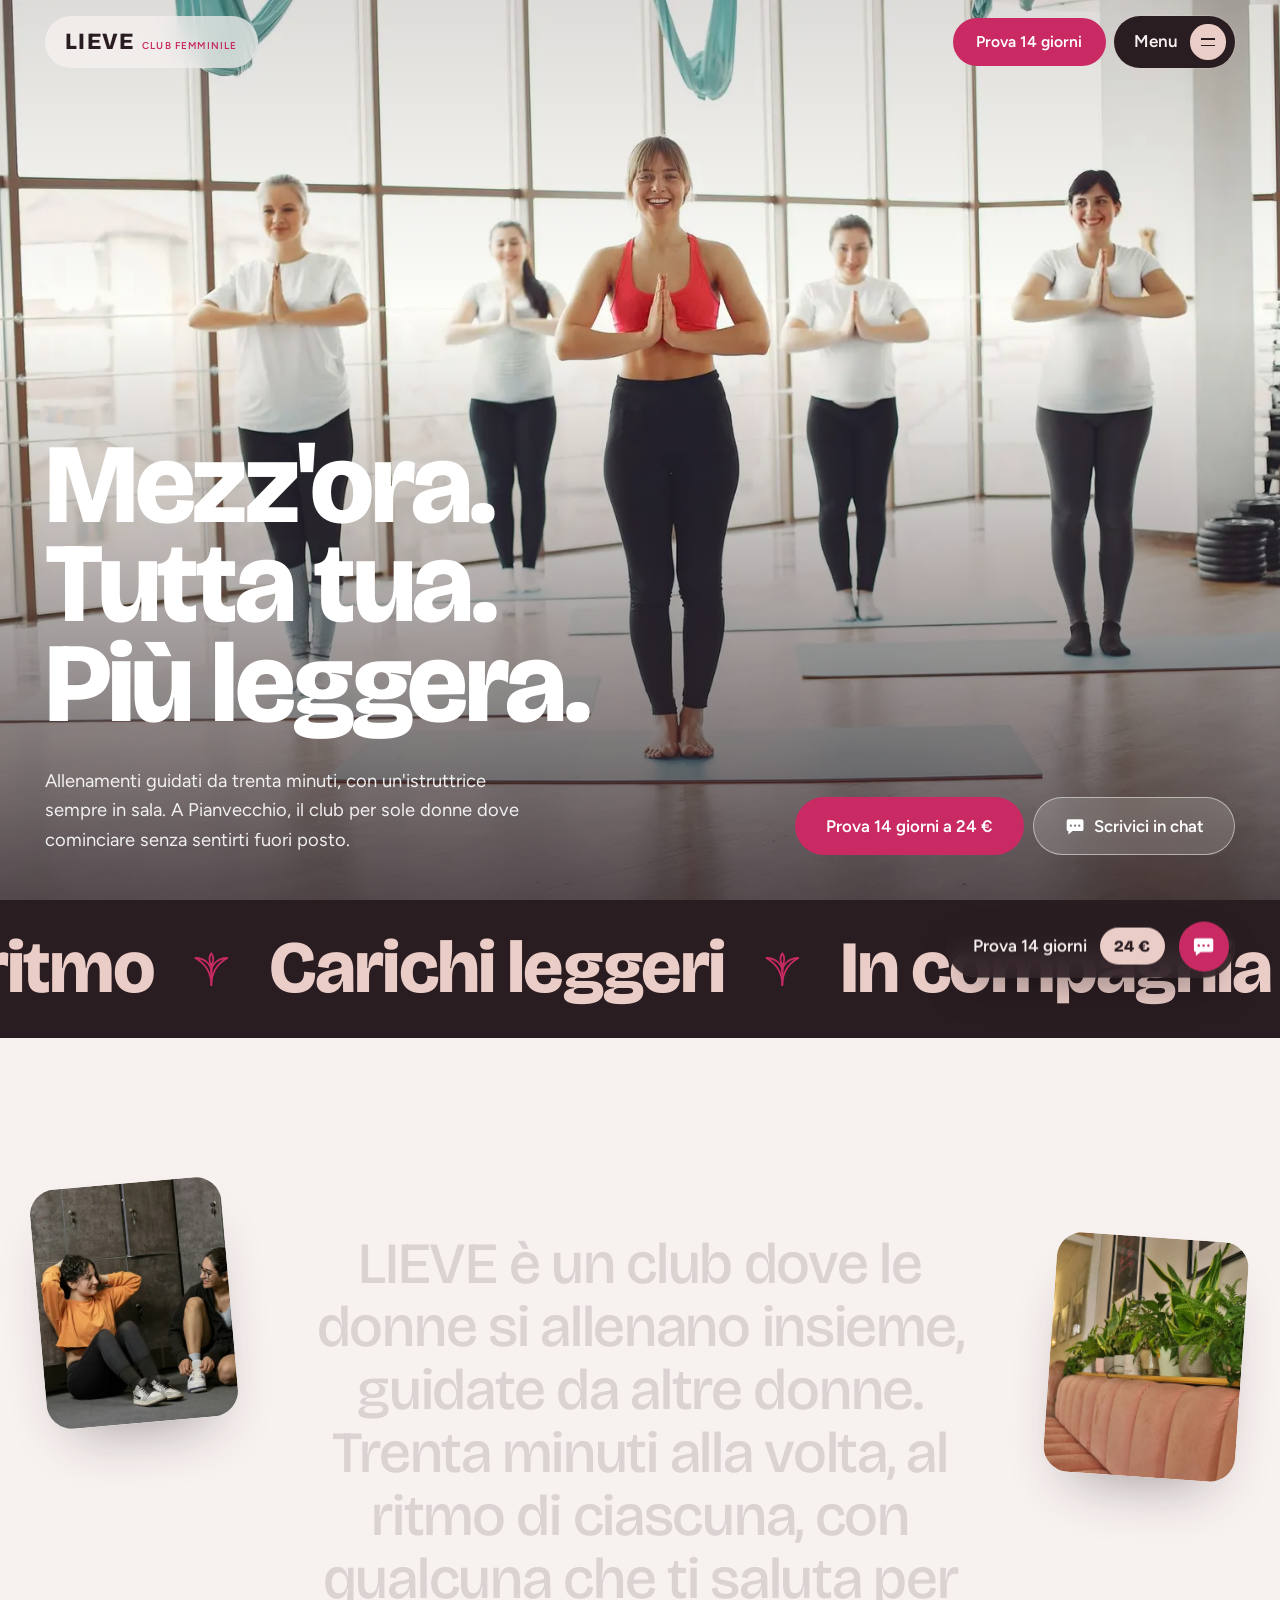
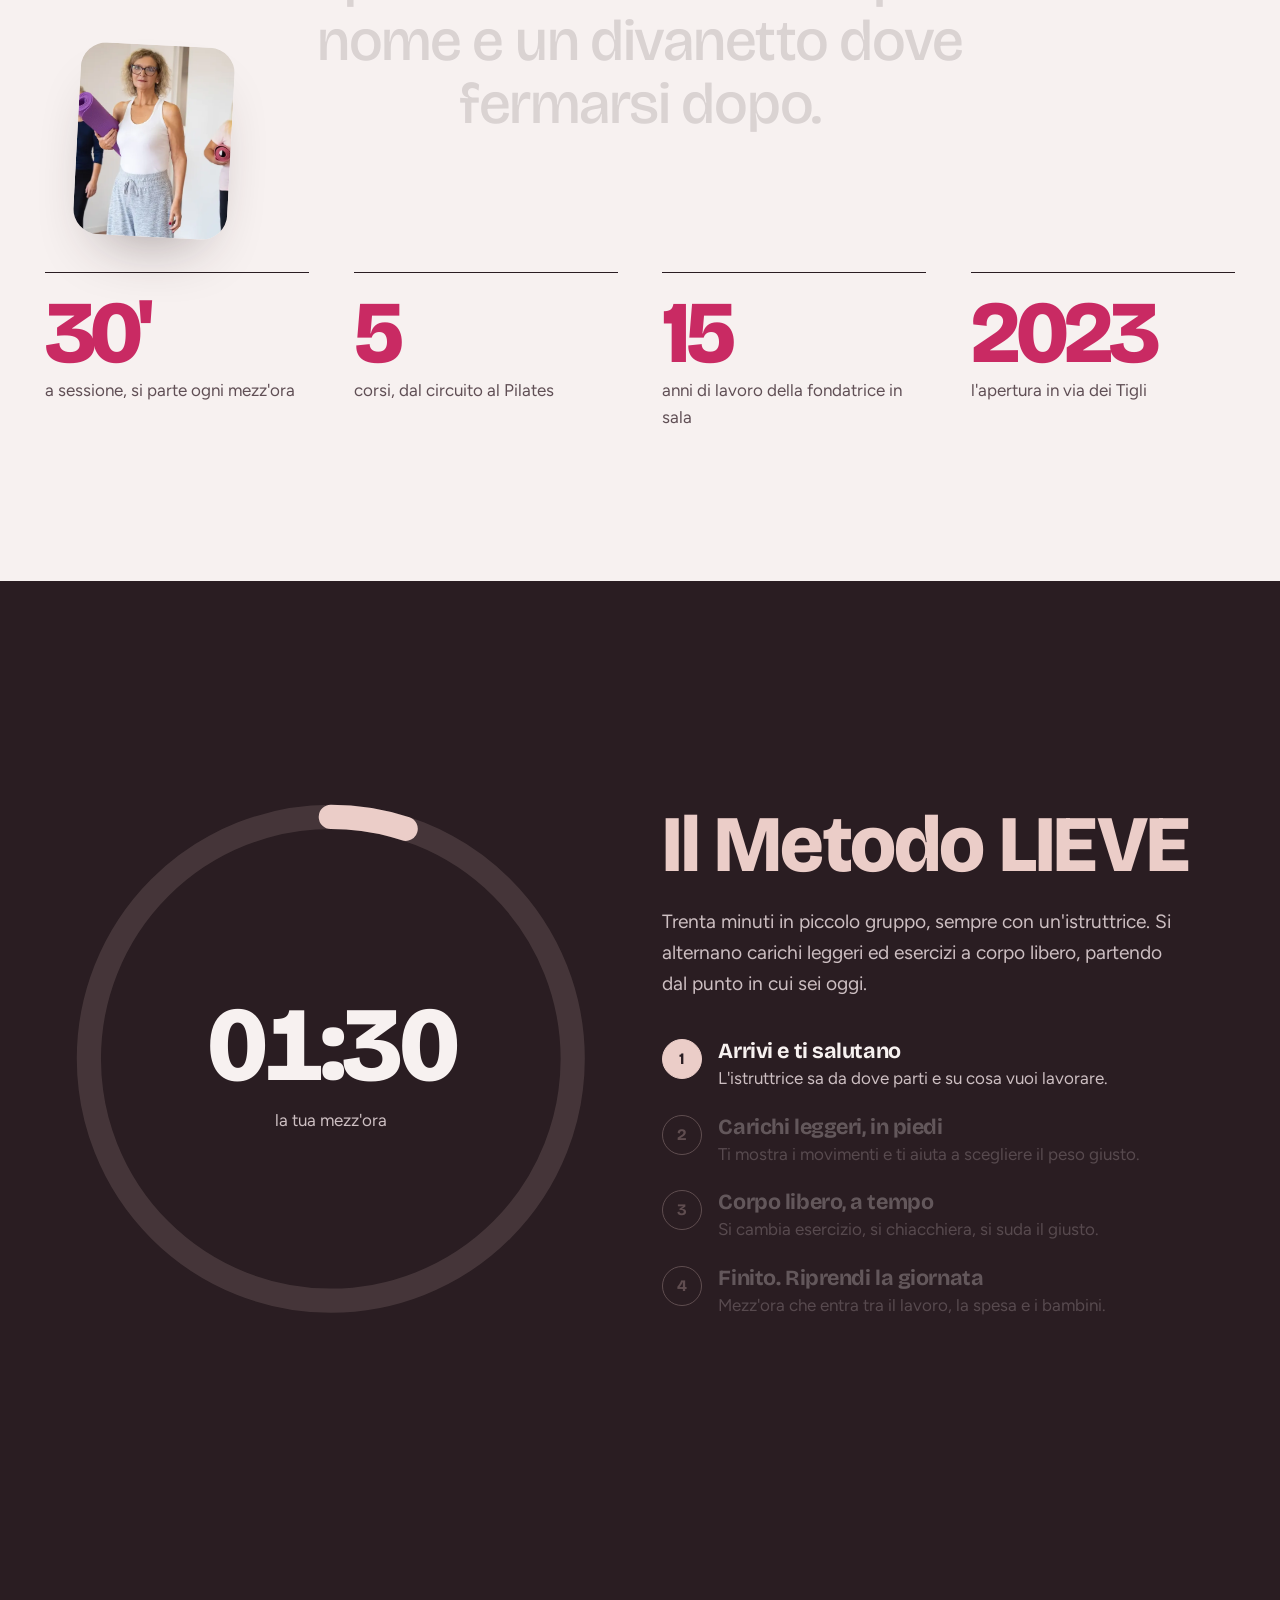
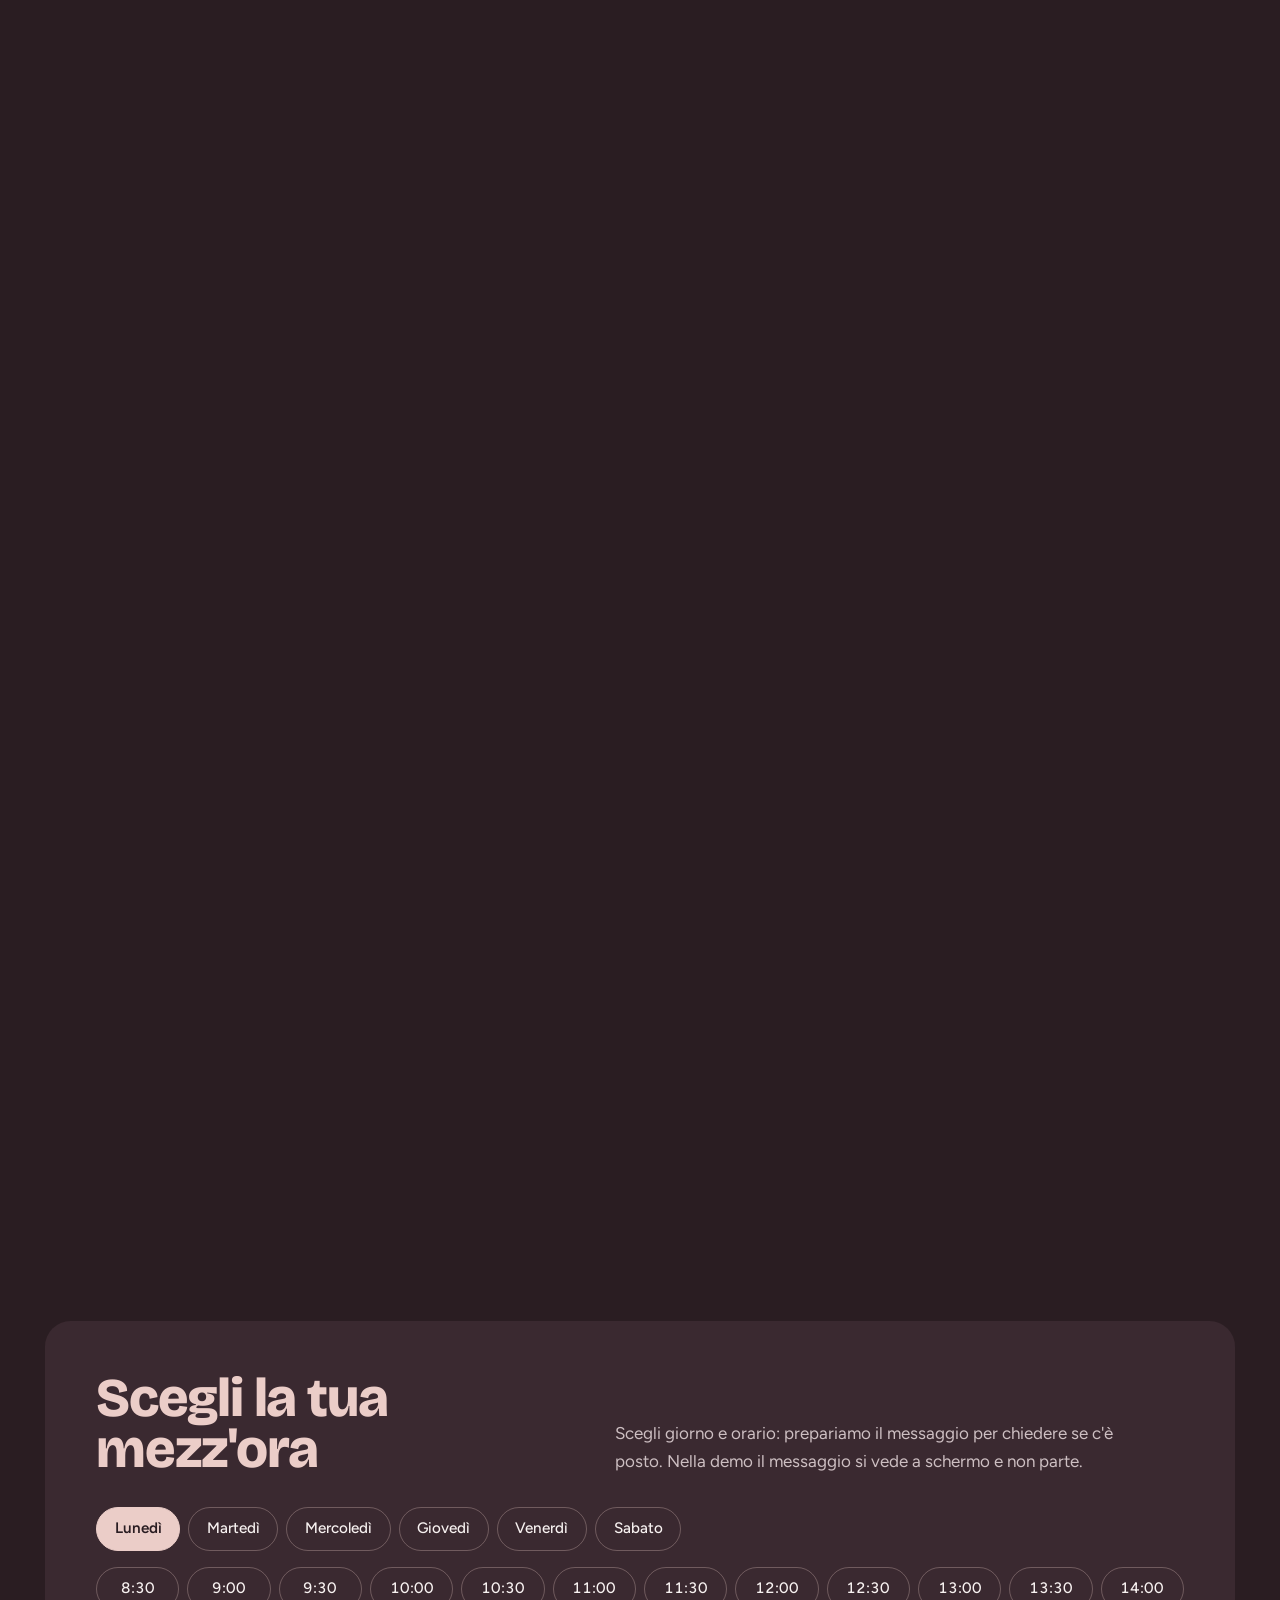
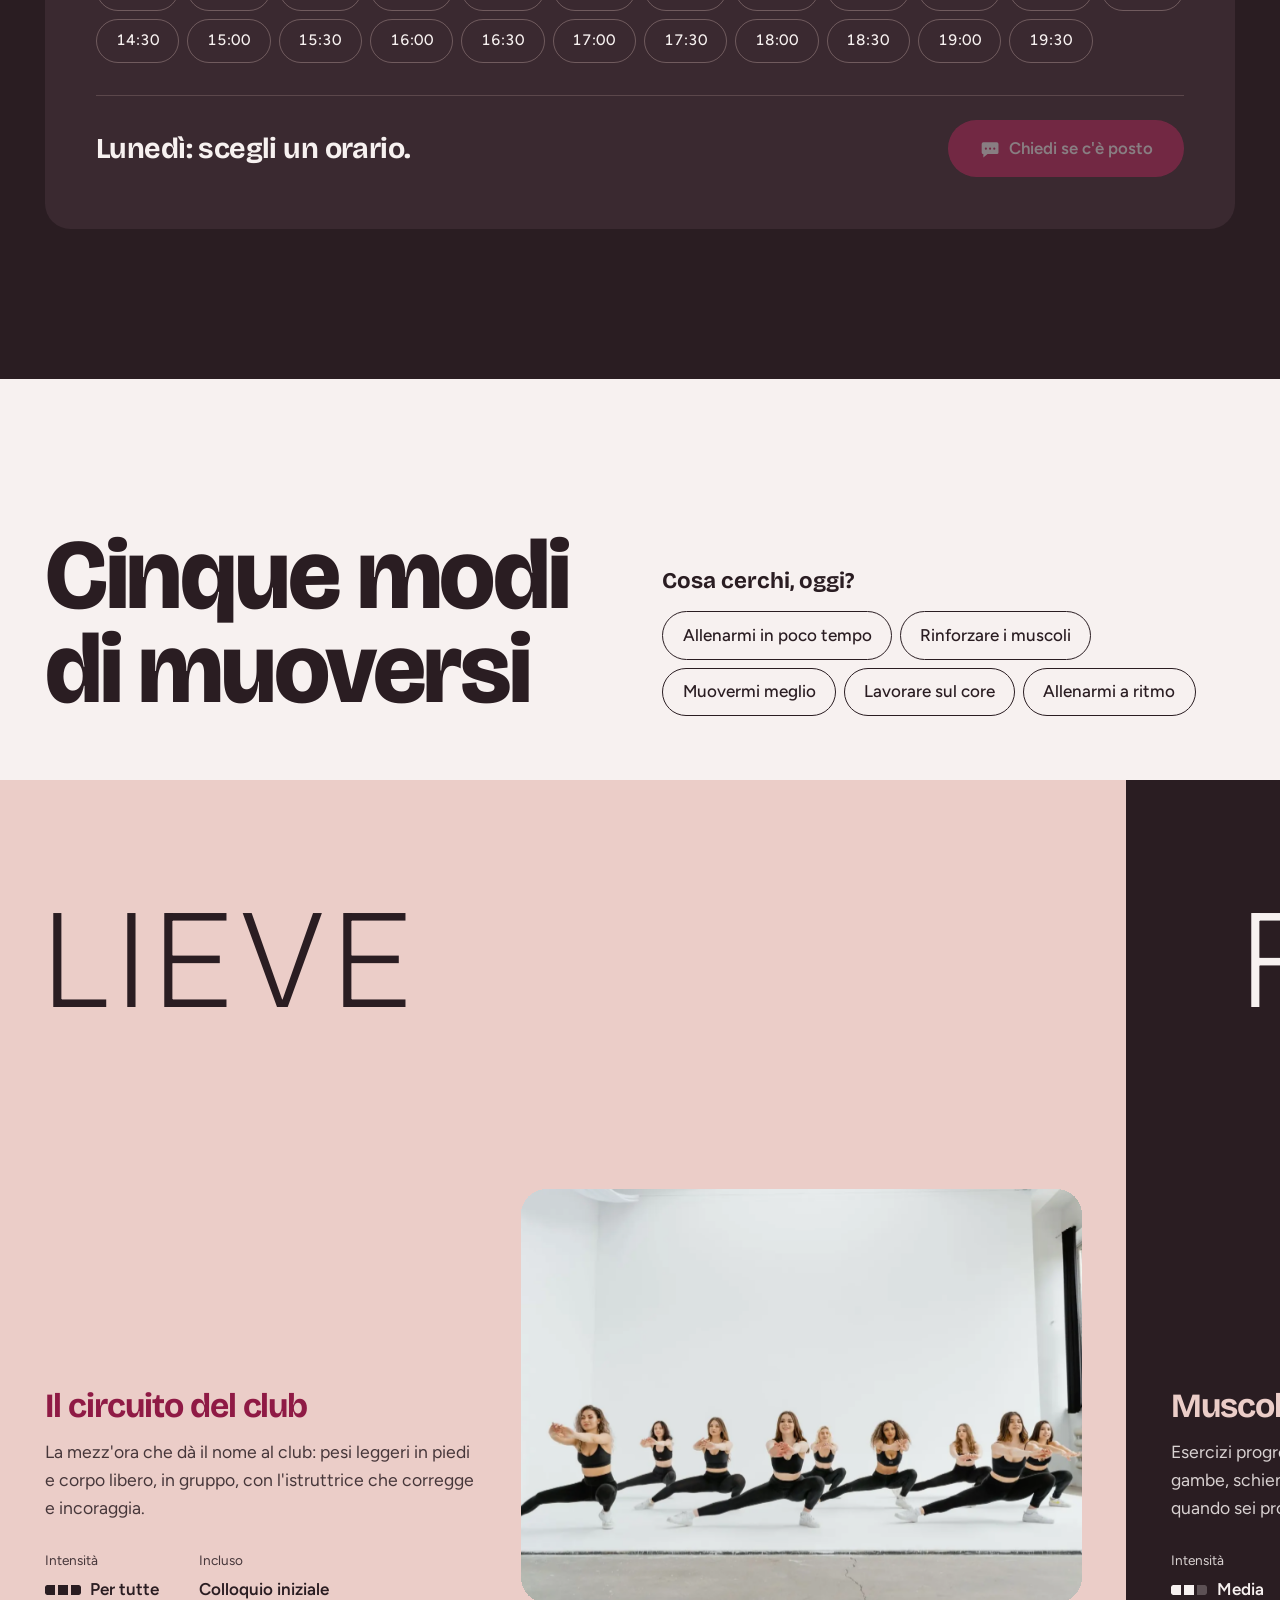
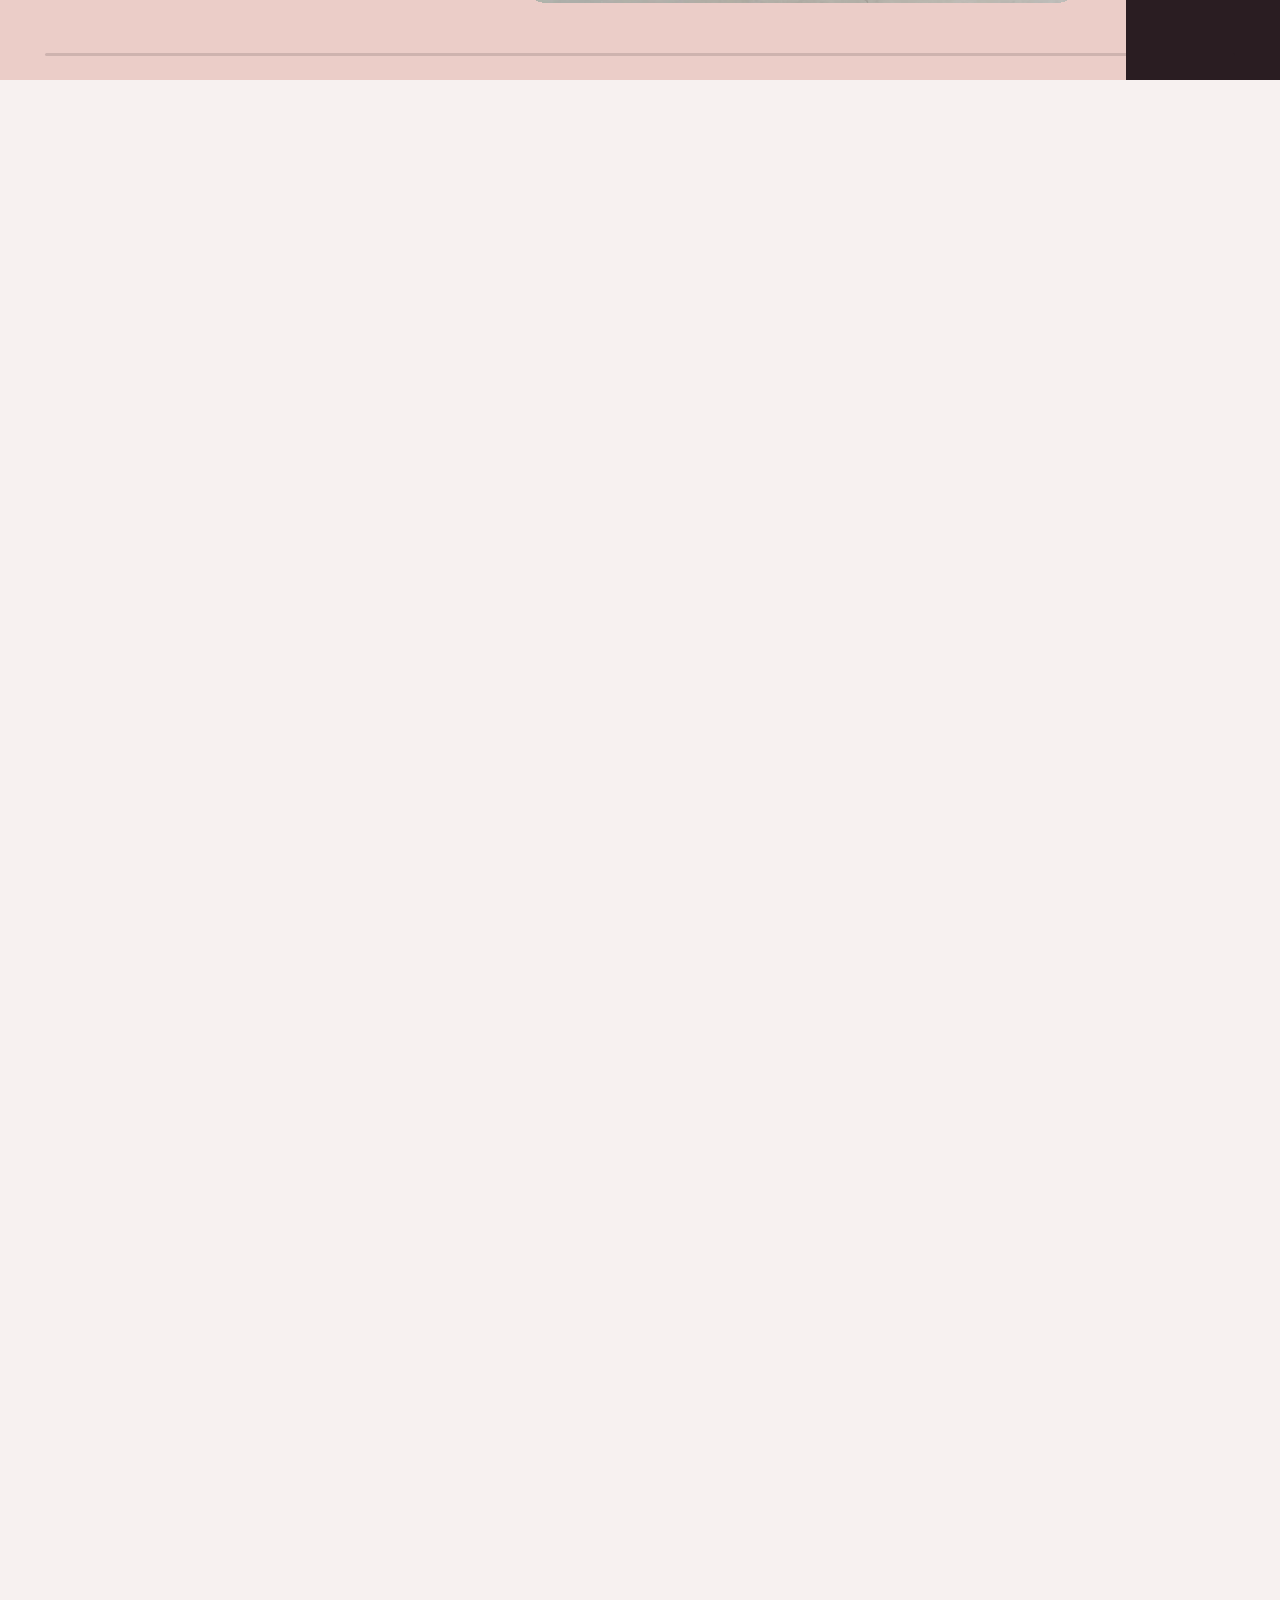
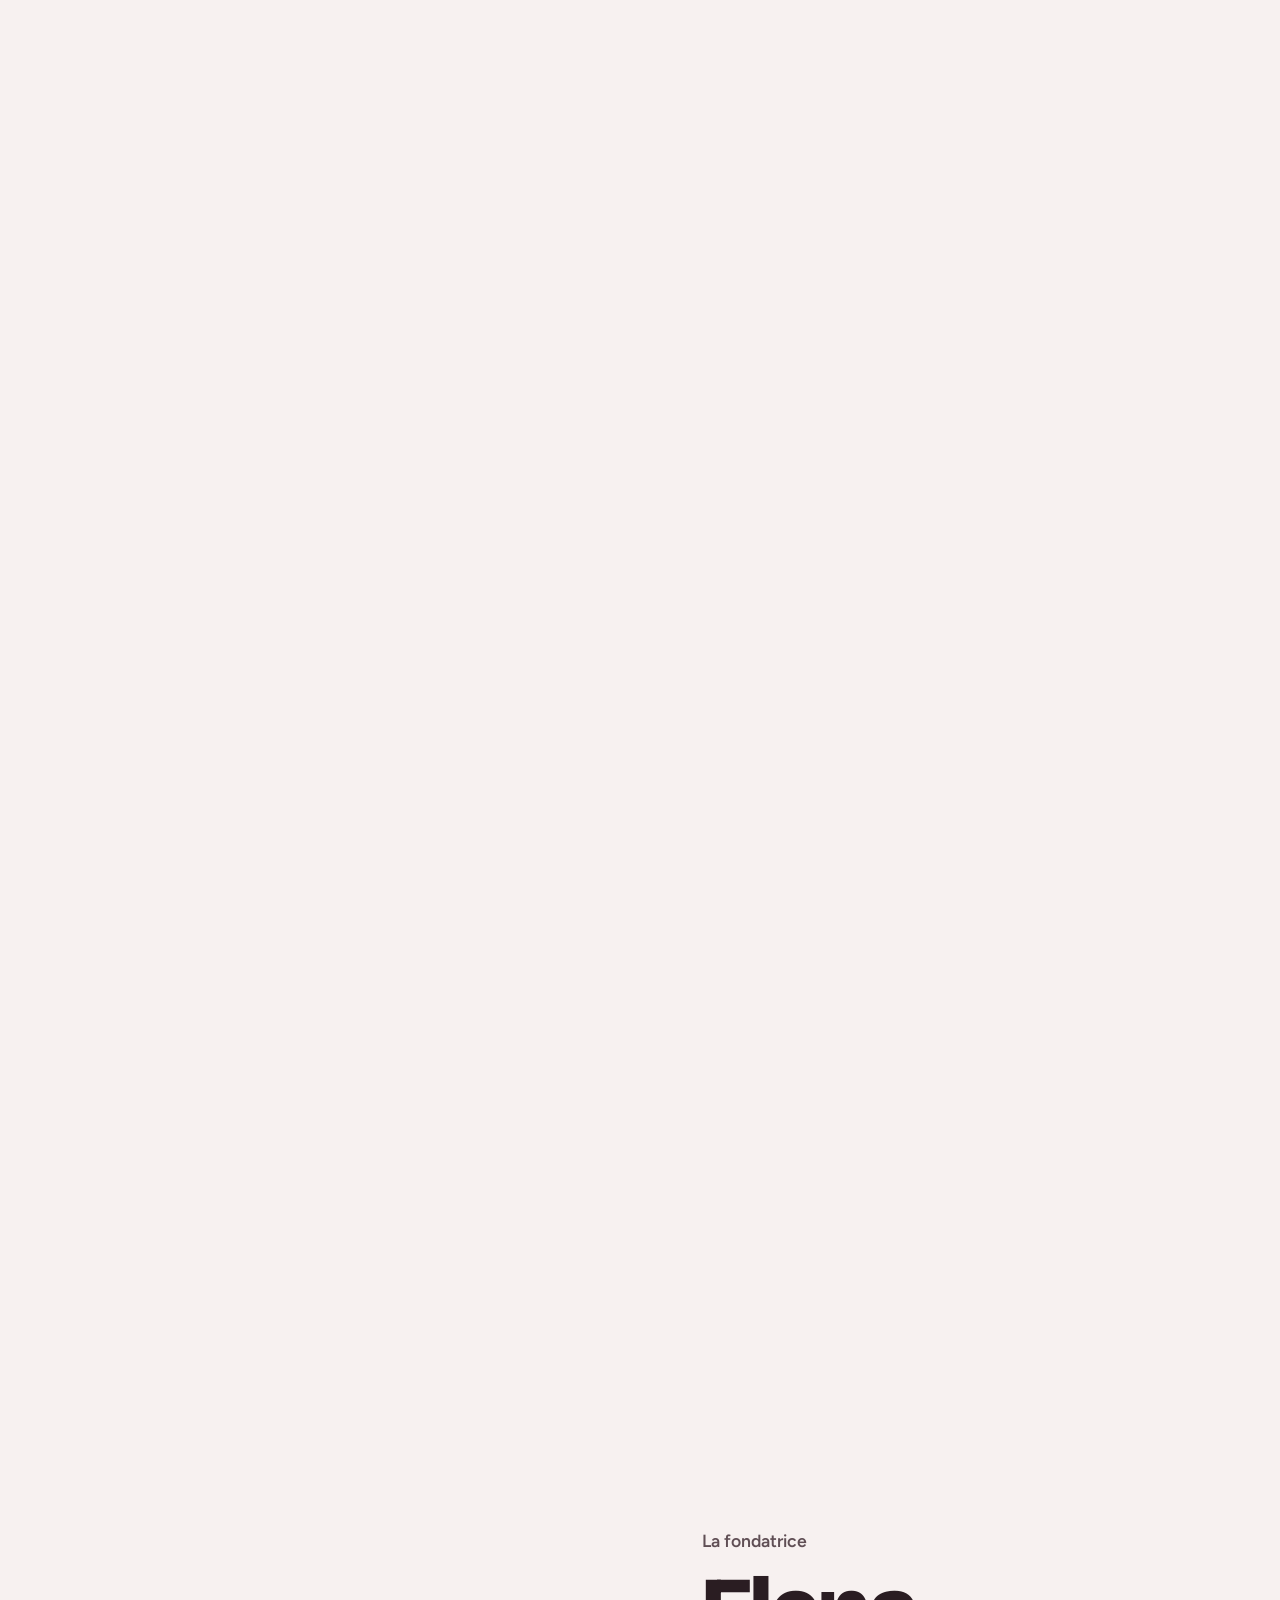
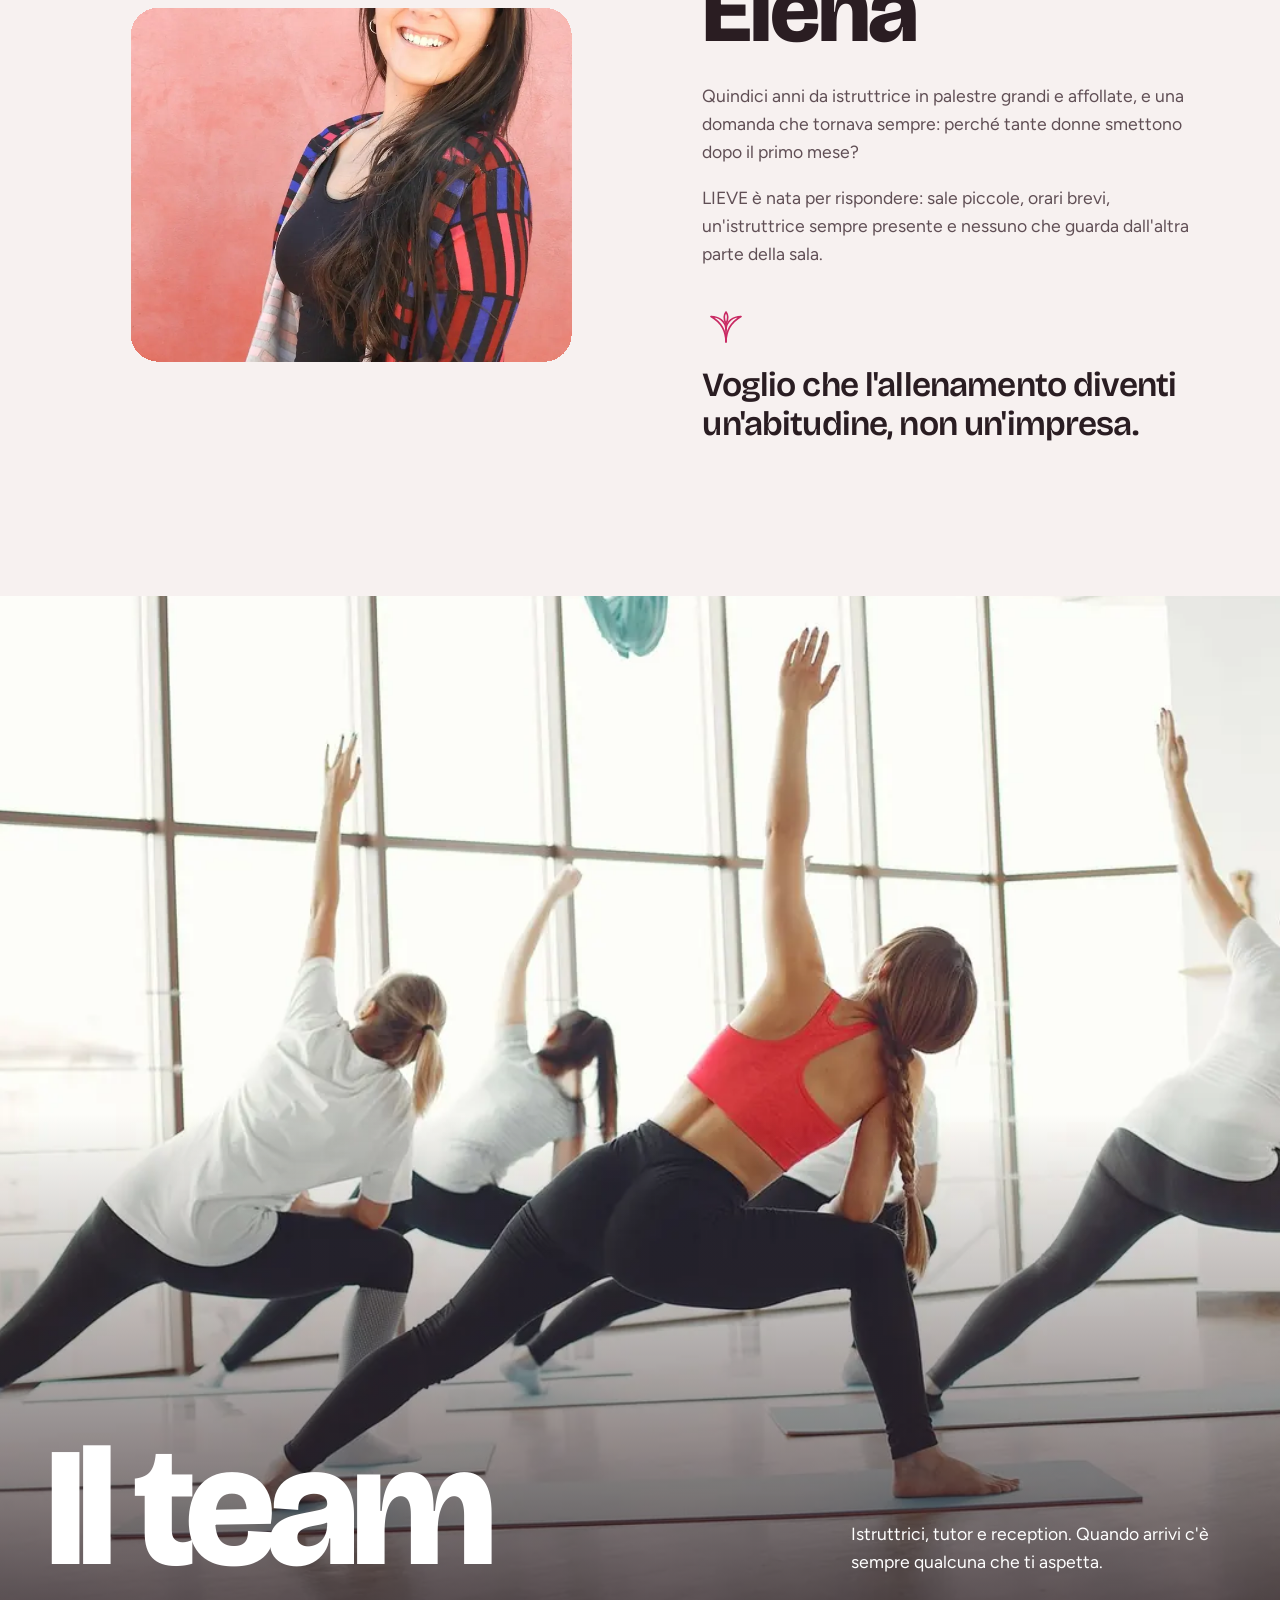
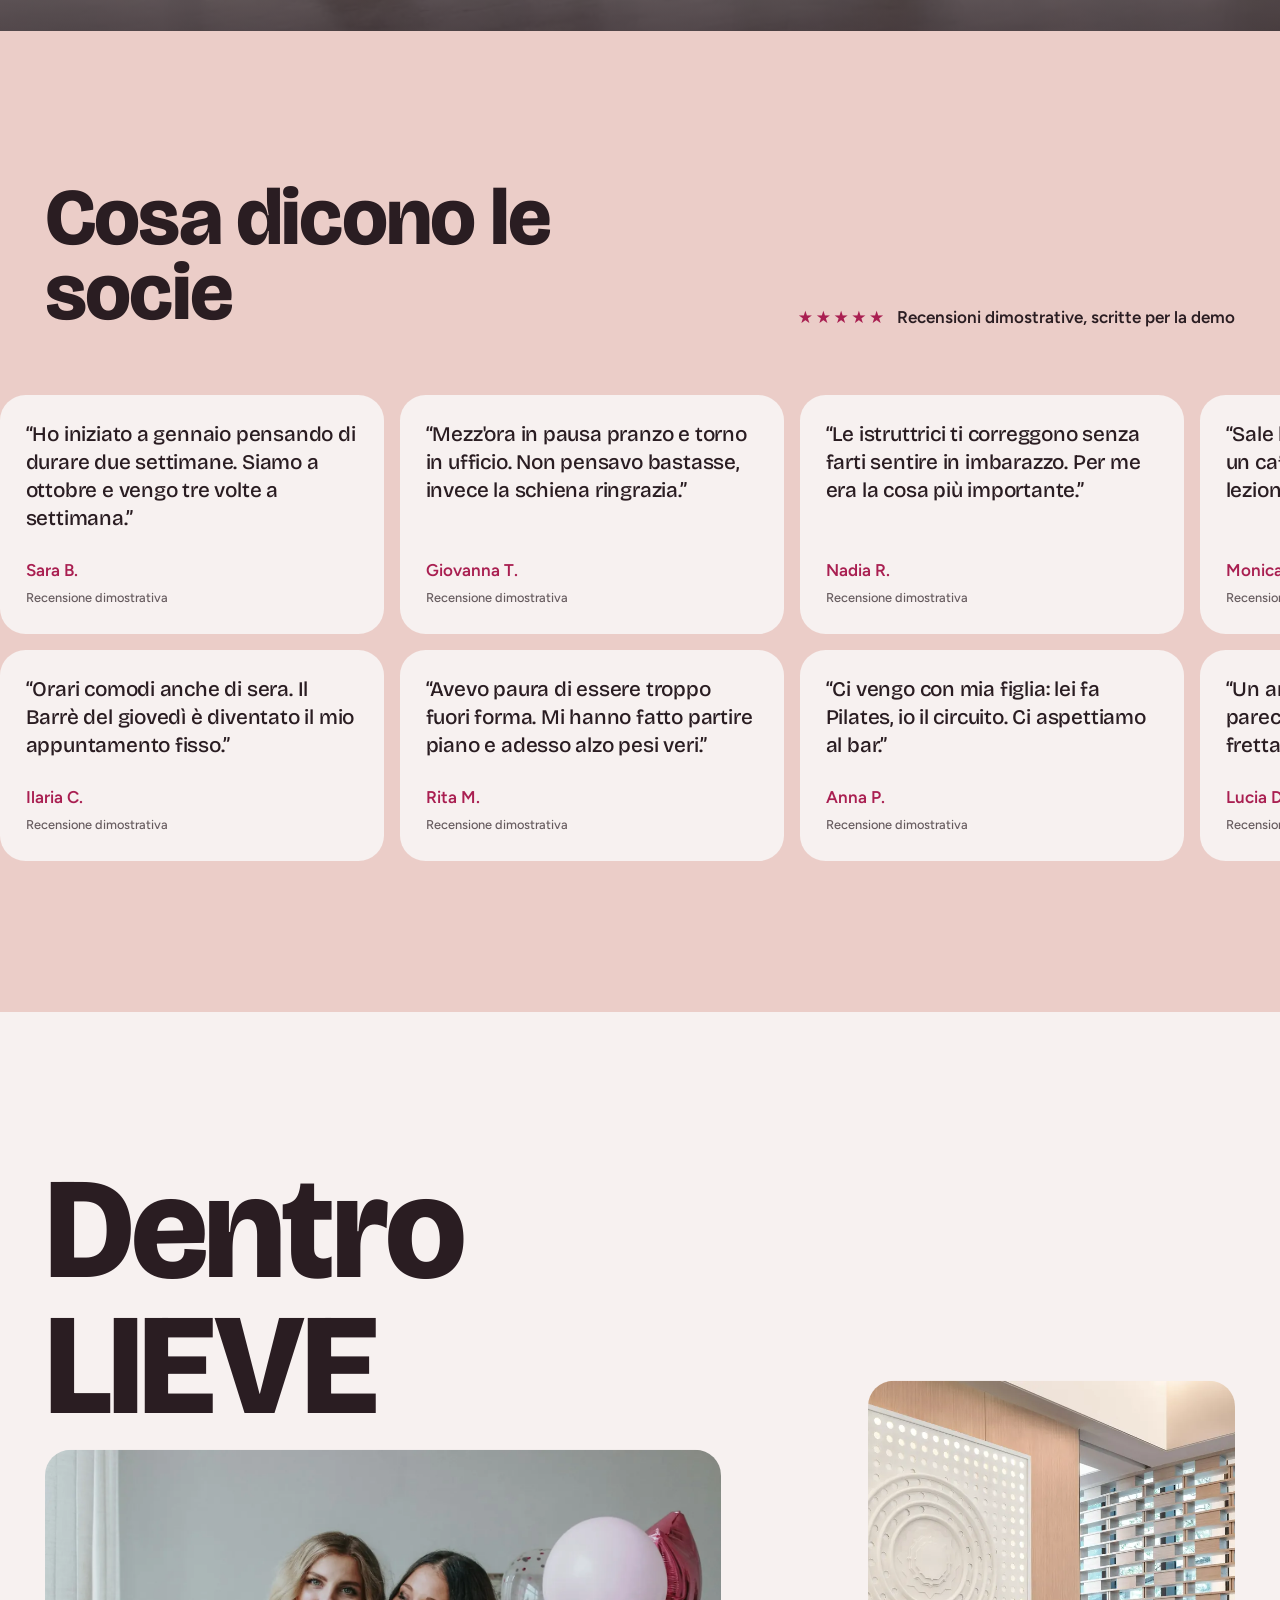
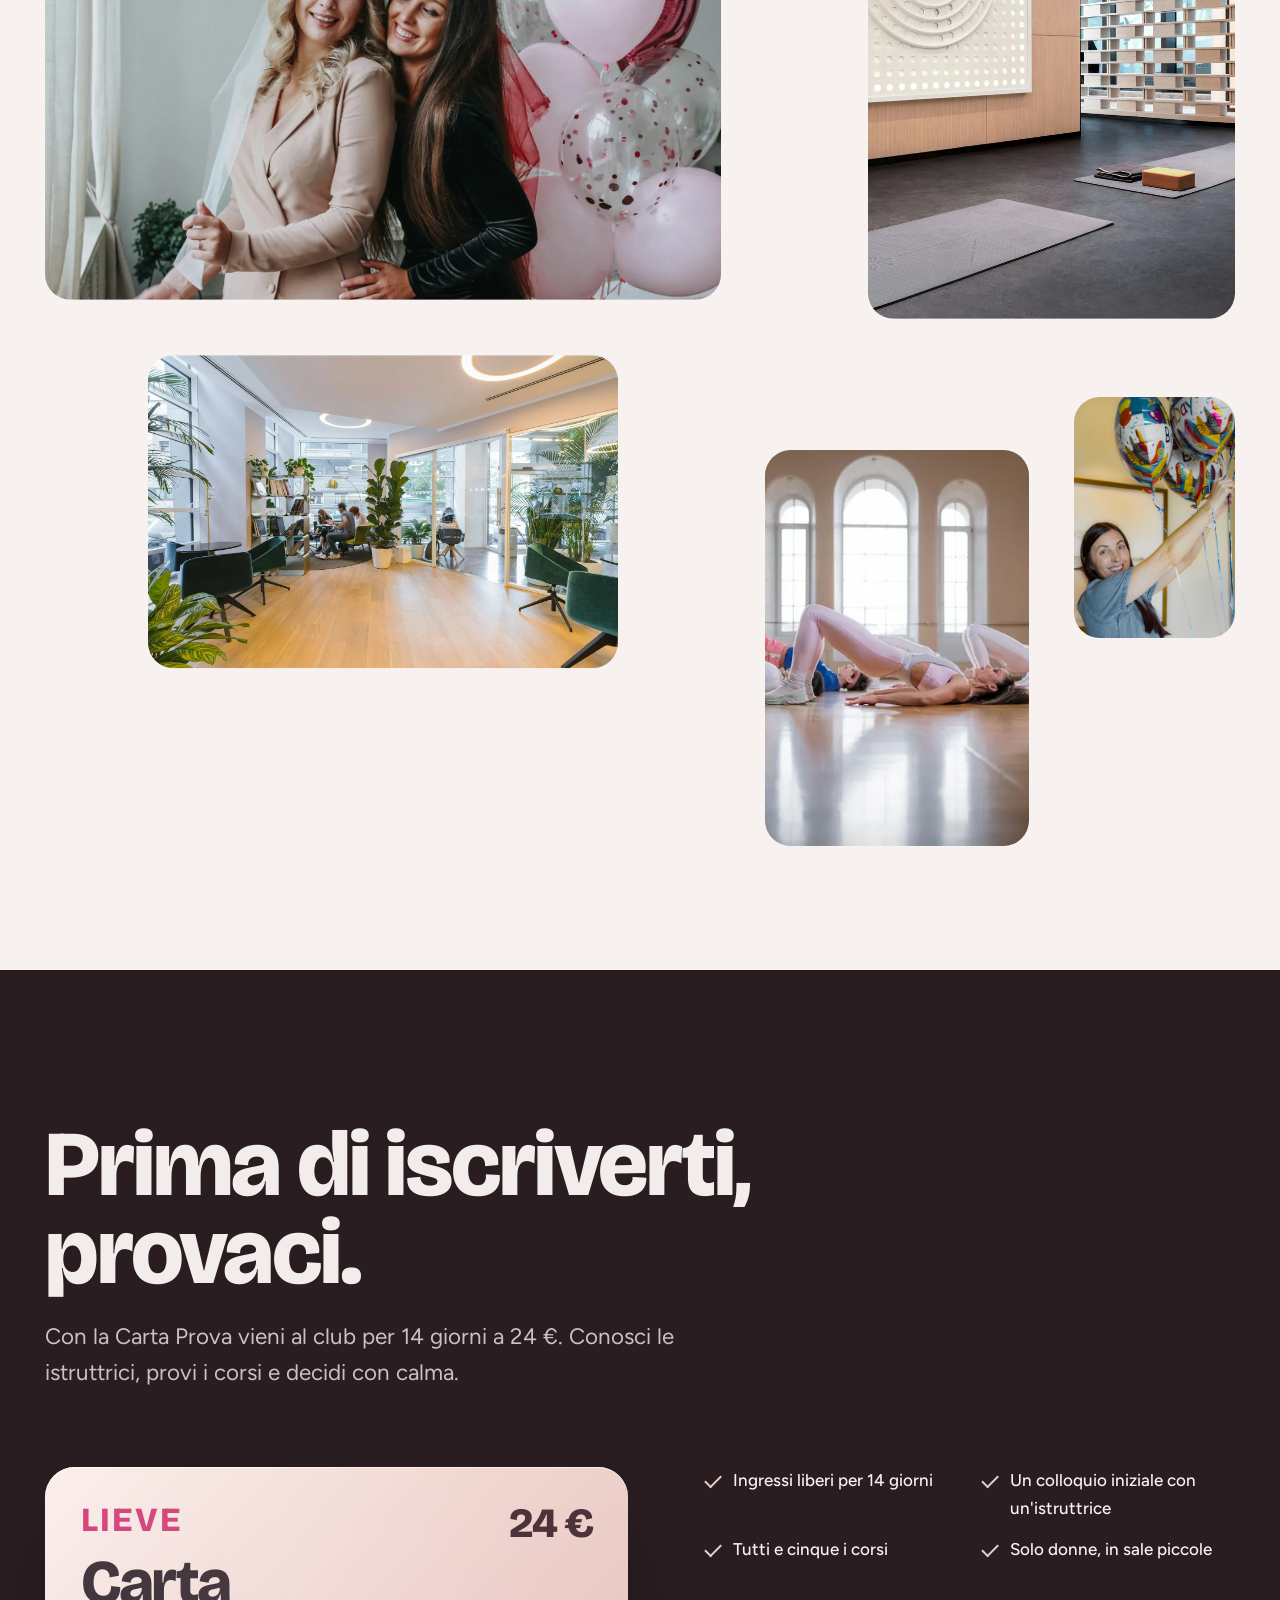
<file: index.html>
<!doctype html>
<html lang="it">
<head>
  <meta charset="utf-8">
  <meta name="viewport" content="width=device-width, initial-scale=1">
  <title>LIEVE club femminile · sito dimostrativo</title>
  <meta name="description" content="LIEVE è un club femminile di fantasia: sito dimostrativo con allenamenti guidati di 30 minuti, corsi, prenotazione simulata e Carta Prova.">
  <meta name="robots" content="noindex, nofollow">
  <meta property="og:type" content="website">
  <meta property="og:locale" content="it_IT">
  <meta property="og:site_name" content="LIEVE club femminile (demo)">
  <meta property="og:title" content="LIEVE club femminile · sito dimostrativo">
  <meta property="og:description" content="Club femminile di fantasia: mezz'ora guidata, in gruppo, senza giudizio. Nomi e dati inventati.">
  <meta property="og:image" content="assets/img/og-image.jpg">
  <meta name="theme-color" content="#EBCDC8">
  <link rel="icon" href="assets/img/favicon.svg" type="image/svg+xml">

  <link rel="preload" as="font" href="assets/fonts/bricolage-grotesque.woff2" type="font/woff2" crossorigin>
  <link rel="preload" as="font" href="assets/fonts/figtree.woff2" type="font/woff2" crossorigin>
  <link rel="preload" as="image" href="assets/img/squadra-1600.webp" imagesrcset="assets/img/squadra-800.webp 800w, assets/img/squadra-1600.webp 1600w" imagesizes="100vw" fetchpriority="high">
  <link rel="stylesheet" href="assets/css/style.css">
  <script>
    document.documentElement.classList.add('js');
    try {
      const returning = sessionStorage.getItem('lieve-intro-seen');
      const back = performance.getEntriesByType('navigation')[0]?.type === 'back_forward';
      if (!returning && !back && !location.hash && !matchMedia('(prefers-reduced-motion: reduce)').matches) {
        document.documentElement.classList.add('intro-pending');
      }
    } catch (_) { /* Il sito resta disponibile anche senza storage. */ }
    // Anche un errore di rete o JavaScript deve lasciare accessibile la pagina.
    window.lieveIntroFailsafe = setTimeout(() => {
      document.documentElement.classList.remove('intro-pending');
      document.documentElement.classList.add('no-motion');
      document.querySelector('[data-intro]')?.remove();
      document.querySelectorAll('[data-intro-inert]').forEach(el => { el.inert = false; });
      document.querySelector('[data-hero-content]')?.removeAttribute('style');
    }, 6000);
  </script>
</head>
<body>
  <div class="intro" data-intro>
    <svg class="intro-svg" aria-hidden="true" data-intro-svg>
      <defs>
        <g id="intro-word">
          <path class="intro-letter" data-letter="L" d="M102.67 220V0H156.67V220ZM112 220V174H240.33V220Z"/>
          <path class="intro-letter" data-letter="I" d="M260.33 220V0H314.67V220Z"/>
          <path class="intro-letter" data-letter="E" d="M334.67 220V0H388.67V220ZM375 220V175H492V220ZM375 129.33V89H476.67V129.33ZM375 45V0H492V45Z"/>
          <path class="intro-letter" data-letter="V" d="M581.33 220 512 0H570.67L616 175.33H617L661.33 0H720L650.67 220Z"/>
          <path class="intro-letter" data-letter="E" d="M740 220V0H794V220ZM780.33 220V175H897.33V220ZM780.33 129.33V89H882V129.33ZM780.33 45V0H897.33V45Z"/>
        </g>
        <mask id="intro-cut" maskUnits="userSpaceOnUse" x="0" y="0" width="100%" height="100%" style="mask-type:luminance">
          <rect width="100%" height="100%" fill="white"/>
          <g data-intro-scale fill="black"><use href="#intro-word"/></g>
        </mask>
      </defs>
      <rect class="intro-matte" width="100%" height="100%" mask="url(#intro-cut)"/>
    </svg>
    <div class="intro-wordmark" data-intro-wordmark aria-hidden="true"></div>
    <div class="intro-caption" data-intro-caption>
      <p>Club femminile <span>Pianvecchio</span></p>
      <p class="intro-status" role="status">Stiamo aprendo la porta.</p>
    </div>
    <button class="intro-skip" type="button" data-intro-skip>Entra subito <span aria-hidden="true">↗</span></button>
  </div>
  <a class="skip" href="#contenuto">Vai al contenuto</a>

  <!-- Simboli riutilizzati -->
  <svg width="0" height="0" style="position:absolute" aria-hidden="true">
    <symbol id="farfalla" viewBox="0 0 64 48">
      <path d="M32 44C32 30 26 18 12 10c10 0 20 6 20 18 0-12 10-18 20-18-14 8-20 20-20 34Z" fill="none" stroke="currentColor" stroke-width="2.2" stroke-linecap="round" stroke-linejoin="round"/>
      <path d="M32 44V20M32 20c-3-6-3-12 0-16 3 4 3 10 0 16Z" fill="none" stroke="currentColor" stroke-width="2.2" stroke-linecap="round" stroke-linejoin="round"/>
    </symbol>
    <symbol id="wa" viewBox="0 0 24 24">
      <path fill="currentColor" d="M4 4h16a2 2 0 0 1 2 2v10a2 2 0 0 1-2 2H9l-5 4v-4a2 2 0 0 1-2-2V6a2 2 0 0 1 2-2Zm3 6.2a1.3 1.3 0 1 0 0 2.6 1.3 1.3 0 0 0 0-2.6Zm5 0a1.3 1.3 0 1 0 0 2.6 1.3 1.3 0 0 0 0-2.6Zm5 0a1.3 1.3 0 1 0 0 2.6 1.3 1.3 0 0 0 0-2.6Z"/>
    </symbol>
  </svg>

  <header class="site-header" data-header>
    <a class="brand" href="#top" aria-label="LIEVE, torna all'inizio">
      <span class="brand-word">LIEVE <small>club femminile</small></span>
    </a>
    <div class="header-actions">
      <a class="pill pill-solid header-cta" href="#pass">Prova 14 giorni</a>
      <button class="menu-btn" type="button" aria-expanded="false" aria-controls="menu" data-menu-btn>
        <span class="menu-btn-label">Menu</span>
        <span class="menu-btn-icon" aria-hidden="true"><i></i><i></i></span>
      </button>
    </div>
  </header>

  <div class="menu" id="menu" data-menu hidden>
    <nav class="menu-nav" aria-label="Sezioni">
      <a href="#metodo"><span>Il metodo</span><img src="assets/img/stretching-800.webp" alt="" loading="lazy"></a>
      <a href="#corsi"><span>I corsi</span><img src="assets/img/sala-lezione-800.webp" alt="" loading="lazy"></a>
      <a href="#fondatrice"><span>Chi siamo</span><img src="assets/img/team-800.webp" alt="" loading="lazy"></a>
      <a href="#pass"><span>Carta Prova</span><img src="assets/img/palloncini-800.webp" alt="" loading="lazy"></a>
      <a href="#contatti"><span>Contatti</span><img src="assets/img/reception-800.webp" alt="" loading="lazy"></a>
    </nav>
    <div class="menu-foot">
      <p>Via dei Tigli 8, Pianvecchio<br>Lun–ven 8:00–20:30, sabato 9:00–13:00</p>
      <a class="pill pill-light" href="#demo-wa?text=Ciao%20LIEVE!%20Vorrei%20qualche%20informazione."><svg class="i"><use href="#wa"/></svg> +39 000 000 0000</a>
    </div>
  </div>

  <main id="contenuto">

    <!-- 1 · HERO: il preloader vettoriale si apre sulla foto, senza richiedere scroll. -->
    <section class="hero" id="top" data-hero>
      <div class="hero-stage">
        <div class="hero-media" data-hero-media>
          <img src="assets/img/squadra-1600.webp" srcset="assets/img/squadra-800.webp 800w, assets/img/squadra-1600.webp 1600w" sizes="100vw" width="1600" height="1067" fetchpriority="high" decoding="async" alt="Lezione di gruppo in una sala luminosa: l'istruttrice sorride in prima fila, le socie dietro di lei.">
        </div>
        <div class="hero-scrim" aria-hidden="true"></div>

        <div class="hero-content" data-hero-content>
          <h1>Mezz'ora.<br>Tutta tua.<br>Più leggera.</h1>
          <div class="hero-bottom">
            <p>Allenamenti guidati da trenta minuti, con un'istruttrice sempre in sala. A Pianvecchio, il club per sole donne dove cominciare senza sentirti fuori posto.</p>
            <div class="hero-ctas">
              <a class="pill pill-solid pill-lg" href="#pass">Prova 14 giorni a 24 €</a>
              <a class="pill pill-glass pill-lg" href="#demo-wa?text=Ciao%20LIEVE!%20Vorrei%20qualche%20informazione."><svg class="i"><use href="#wa"/></svg> Scrivici in chat</a>
            </div>
          </div>
        </div>

      </div>
      <p class="sr-only">LIEVE, club femminile di fantasia a Pianvecchio. Sito dimostrativo.</p>
    </section>

    <!-- 2 · NASTRO -->
    <div class="ribbon" aria-hidden="true">
      <div class="ribbon-track" data-ribbon>
        <span>Solo donne</span><svg><use href="#farfalla"/></svg>
        <span>30 minuti</span><svg><use href="#farfalla"/></svg>
        <span>Un'istruttrice in sala</span><svg><use href="#farfalla"/></svg>
        <span>Al tuo ritmo</span><svg><use href="#farfalla"/></svg>
        <span>Carichi leggeri</span><svg><use href="#farfalla"/></svg>
        <span>In compagnia</span><svg><use href="#farfalla"/></svg>
        <span>Solo donne</span><svg><use href="#farfalla"/></svg>
        <span>30 minuti</span><svg><use href="#farfalla"/></svg>
        <span>Un'istruttrice in sala</span><svg><use href="#farfalla"/></svg>
        <span>Al tuo ritmo</span><svg><use href="#farfalla"/></svg>
        <span>Carichi leggeri</span><svg><use href="#farfalla"/></svg>
        <span>In compagnia</span><svg><use href="#farfalla"/></svg>
      </div>
    </div>

    <!-- 3 · MANIFESTO -->
    <section class="manifesto" aria-labelledby="manifesto-title">
      <h2 id="manifesto-title" class="sr-only">Cos'è LIEVE</h2>
      <figure class="float float-a" data-speed="-0.25"><img src="assets/img/spogliatoio-800.webp" width="800" height="560" loading="lazy" alt="Due socie sedute nello spogliatoio, una si allaccia le scarpe."></figure>
      <figure class="float float-b" data-speed="0.2"><img src="assets/img/salotto-800.webp" width="800" height="1200" loading="lazy" alt="I divanetti rosa dell'area relax, con le piante."></figure>
      <figure class="float float-c" data-speed="-0.4"><img src="assets/img/mamma-bimba-800.webp" width="800" height="533" loading="lazy" alt="Tre socie con i tappetini arrotolati sotto il braccio."></figure>
      <p class="manifesto-text" data-words>LIEVE è un club dove le donne si allenano insieme, guidate da altre donne. Trenta minuti alla volta, al ritmo di ciascuna, con qualcuna che ti saluta per nome e un divanetto dove fermarsi dopo.</p>
      <ul class="facts">
        <li><b>30'</b><span>a sessione, si parte ogni mezz'ora</span></li>
        <li><b>5</b><span>corsi, dal circuito al Pilates</span></li>
        <li><b>15</b><span>anni di lavoro della fondatrice in sala</span></li>
        <li><b>2023</b><span>l'apertura in via dei Tigli</span></li>
      </ul>
    </section>

    <!-- 4 · METODO: il timer della mezz'ora -->
    <section class="method" id="metodo" aria-labelledby="method-title">
      <div class="method-scroll" data-method-scroll>
      <div class="method-pin" data-method>
        <div class="method-clock">
          <svg viewBox="0 0 200 200" class="ring" aria-hidden="true">
            <circle cx="100" cy="100" r="90" class="ring-bg"/>
            <circle cx="100" cy="100" r="90" class="ring-fg" pathLength="100" data-ring/>
          </svg>
          <div class="clock-read">
            <span class="clock-time" data-clock>00:00</span>
            <span class="clock-label" data-clock-label>la tua mezz'ora</span>
          </div>
        </div>
        <div class="method-copy">
          <h2 id="method-title">Il Metodo LIEVE</h2>
          <p class="method-lead">Trenta minuti in piccolo gruppo, sempre con un'istruttrice. Si alternano carichi leggeri ed esercizi a corpo libero, partendo dal punto in cui sei oggi.</p>
          <ol class="method-steps">
            <li data-step><b>Arrivi e ti salutano</b><span>L'istruttrice sa da dove parti e su cosa vuoi lavorare.</span></li>
            <li data-step><b>Carichi leggeri, in piedi</b><span>Ti mostra i movimenti e ti aiuta a scegliere il peso giusto.</span></li>
            <li data-step><b>Corpo libero, a tempo</b><span>Si cambia esercizio, si chiacchiera, si suda il giusto.</span></li>
            <li data-step><b>Finito. Riprendi la giornata</b><span>Mezz'ora che entra tra il lavoro, la spesa e i bambini.</span></li>
          </ol>
        </div>
      </div>
      </div>

      <div class="slots" data-slots>
        <div class="slots-head">
          <h3>Scegli la tua mezz'ora</h3>
          <p>Scegli giorno e orario: prepariamo il messaggio per chiedere se c'è posto. Nella demo il messaggio si vede a schermo e non parte.</p>
        </div>
        <div class="slots-days" role="radiogroup" aria-label="Giorno" data-days></div>
        <div class="slots-grid" role="radiogroup" aria-label="Orario di inizio" data-times></div>
        <div class="slots-foot">
          <p class="slots-pick" aria-live="polite" data-pick>Scegli un orario.</p>
          <a class="pill pill-solid pill-lg" href="#demo-wa" data-slot-cta><svg class="i"><use href="#wa"/></svg> Chiedi se c'è posto</a>
        </div>
      </div>
    </section>

    <!-- 5 · CORSI: scorrimento orizzontale -->
    <section class="courses" id="corsi" aria-labelledby="courses-title">
      <div class="courses-intro">
        <h2 id="courses-title">Cinque modi<br>di muoversi</h2>
        <div class="quiz">
          <p id="quiz-q">Cosa cerchi, oggi?</p>
          <div class="quiz-chips" role="group" aria-labelledby="quiz-q">
            <button type="button" data-goto="corso-lieve">Allenarmi in poco tempo</button>
            <button type="button" data-goto="corso-forza">Rinforzare i muscoli</button>
            <button type="button" data-goto="corso-equilibrio">Muovermi meglio</button>
            <button type="button" data-goto="corso-pilates">Lavorare sul core</button>
            <button type="button" data-goto="corso-barre">Allenarmi a ritmo</button>
          </div>
        </div>
      </div>

      <div class="courses-pin" data-courses>
        <div class="courses-track" data-courses-track>
          <article class="course c1" id="corso-lieve">
            <h3 class="course-name">LIEVE</h3>
            <div class="course-grid">
              <div class="course-info">
                <p class="course-payoff">Il circuito del club</p>
                <p>La mezz'ora che dà il nome al club: pesi leggeri in piedi e corpo libero, in gruppo, con l'istruttrice che corregge e incoraggia.</p>
                <dl class="course-meta">
                  <div><dt>Intensità</dt><dd><span class="meter" style="--v:3" aria-hidden="true"></span>Per tutte</dd></div>
                  <div><dt>Incluso</dt><dd>Colloquio iniziale</dd></div>
                </dl>
              </div>
              <figure class="course-photo"><img src="assets/img/stretching-1600.webp" width="1600" height="1067" loading="lazy" alt="Un gruppo di donne in affondo laterale, tutte insieme, in una sala bianca."></figure>
            </div>
          </article>
          <article class="course c2" id="corso-forza">
            <h3 class="course-name">FORZA</h3>
            <div class="course-grid">
              <div class="course-info">
                <p class="course-payoff">Muscoli più sicuri</p>
                <p>Esercizi progressivi con macchine ed elastici per gambe, schiena e braccia. Si aumenta il carico solo quando sei pronta.</p>
                <dl class="course-meta">
                  <div><dt>Intensità</dt><dd><span class="meter" style="--v:2" aria-hidden="true"></span>Media</dd></div>
                  <div><dt>Da portare</dt><dd>Asciugamano</dd></div>
                </dl>
              </div>
              <figure class="course-photo"><img src="assets/img/sala-attrezzi-1600.webp" width="1600" height="900" loading="lazy" alt="La sala attrezzi luminosa, con la vetrata sul verde."></figure>
            </div>
          </article>
          <article class="course c3" id="corso-equilibrio">
            <h3 class="course-name">EQUILIBRIO</h3>
            <div class="course-grid">
              <div class="course-info">
                <p class="course-payoff">Postura e mobilità</p>
                <p>Lavoro lento su articolazioni, schiena ed equilibrio. Per chi passa molte ore seduta o vuole ritrovare movimenti più sciolti.</p>
                <dl class="course-meta">
                  <div><dt>Intensità</dt><dd><span class="meter" style="--v:1" aria-hidden="true"></span>Bassa</dd></div>
                  <div><dt>Da portare</dt><dd>Calzini comodi</dd></div>
                </dl>
              </div>
              <figure class="course-photo"><img src="assets/img/seduta-1600.webp" width="1600" height="1067" loading="lazy" alt="Una donna seduta sul pavimento si allunga nella luce del mattino."></figure>
            </div>
          </article>
          <article class="course c4" id="corso-pilates">
            <h3 class="course-name">PILATES</h3>
            <div class="course-grid">
              <div class="course-info">
                <p class="course-payoff">Il centro del corpo</p>
                <p>Pilates a corpo libero e al reformer: addome, respirazione e controllo. Movimenti piccoli e precisi.</p>
                <dl class="course-meta">
                  <div><dt>Intensità</dt><dd><span class="meter" style="--v:3" aria-hidden="true"></span>Per tutte</dd></div>
                  <div><dt>Da portare</dt><dd>Calzini antiscivolo</dd></div>
                </dl>
              </div>
              <figure class="course-photo"><img src="assets/img/pilates-1600.webp" width="1600" height="1067" loading="lazy" alt="Esercizio di pilates al reformer in una sala con le pareti verdi."></figure>
            </div>
          </article>
          <article class="course c5" id="corso-barre">
            <h3 class="course-name">BARRÈ</h3>
            <div class="course-grid">
              <div class="course-info">
                <p class="course-payoff">A tempo di musica</p>
                <p>Passi presi dalla danza e tonificazione leggera, con la musica alta. Si lavora sulla postura e ci si diverte.</p>
                <dl class="course-meta">
                  <div><dt>Intensità</dt><dd><span class="meter" style="--v:2" aria-hidden="true"></span>Media</dd></div>
                  <div><dt>Da portare</dt><dd>Calzini antiscivolo</dd></div>
                </dl>
              </div>
              <figure class="course-photo"><img src="assets/img/sala-lezione-1600.webp" width="1600" height="1067" loading="lazy" alt="Donne che ballano in una sala con il parquet e gli specchi."></figure>
            </div>
          </article>
        </div>
        <div class="courses-progress" aria-hidden="true"><span data-courses-bar></span></div>
      </div>
    </section>

    <!-- 6 · FONDATRICE E TEAM -->
    <section class="founder" id="fondatrice" aria-labelledby="founder-title">
      <div class="founder-grid">
        <figure class="founder-photo" data-reveal-clip>
          <img src="assets/img/fondatrice-1600.webp" width="1600" height="1200" loading="lazy" alt="La fondatrice di LIEVE sorride davanti a una parete rosa.">
        </figure>
        <div class="founder-copy">
          <p class="founder-kicker">La fondatrice</p>
          <h2 id="founder-title">Elena</h2>
          <p>Quindici anni da istruttrice in palestre grandi e affollate, e una domanda che tornava sempre: perché tante donne smettono dopo il primo mese?</p>
          <p>LIEVE è nata per rispondere: sale piccole, orari brevi, un'istruttrice sempre presente e nessuno che guarda dall'altra parte della sala.</p>
          <blockquote class="founder-quote">
            <svg aria-hidden="true"><use href="#farfalla"/></svg>
            <p>Voglio che l'allenamento diventi un'abitudine, non un'impresa.</p>
          </blockquote>
        </div>
      </div>

      <figure class="team" data-team>
        <div class="team-img"><img src="assets/img/team-1600.webp" width="1600" height="1067" loading="lazy" alt="Una lezione nella sala grande con le vetrate, le socie in posizione sui tappetini."></div>
        <figcaption>
          <span class="team-title">Il team</span>
          <span>Istruttrici, tutor e reception. Quando arrivi c'è sempre qualcuna che ti aspetta.</span>
        </figcaption>
      </figure>
    </section>

    <!-- 7 · RECENSIONI (dimostrative) -->
    <section class="voices" aria-labelledby="voices-title">
      <div class="voices-head">
        <h2 id="voices-title">Cosa dicono le socie</h2>
        <p><span class="stars" aria-hidden="true">★★★★★</span> Recensioni dimostrative, scritte per la demo</p>
      </div>
      <div class="voices-rows">
        <div class="voices-row" data-marquee="left">
          <figure class="vcard"><blockquote>“Ho iniziato a gennaio pensando di durare due settimane. Siamo a ottobre e vengo tre volte a settimana.”</blockquote><figcaption>Sara B.<span class="demo-tag">Recensione dimostrativa</span></figcaption></figure>
          <figure class="vcard"><blockquote>“Mezz'ora in pausa pranzo e torno in ufficio. Non pensavo bastasse, invece la schiena ringrazia.”</blockquote><figcaption>Giovanna T.<span class="demo-tag">Recensione dimostrativa</span></figcaption></figure>
          <figure class="vcard"><blockquote>“Le istruttrici ti correggono senza farti sentire in imbarazzo. Per me era la cosa più importante.”</blockquote><figcaption>Nadia R.<span class="demo-tag">Recensione dimostrativa</span></figcaption></figure>
          <figure class="vcard"><blockquote>“Sale luminose, spogliatoi puliti e un caffè sul divanetto dopo la lezione. Piccole cose che contano.”</blockquote><figcaption>Monica F.<span class="demo-tag">Recensione dimostrativa</span></figcaption></figure>
        </div>
        <div class="voices-row" data-marquee="right">
          <figure class="vcard"><blockquote>“Orari comodi anche di sera. Il Barrè del giovedì è diventato il mio appuntamento fisso.”</blockquote><figcaption>Ilaria C.<span class="demo-tag">Recensione dimostrativa</span></figcaption></figure>
          <figure class="vcard"><blockquote>“Avevo paura di essere troppo fuori forma. Mi hanno fatto partire piano e adesso alzo pesi veri.”</blockquote><figcaption>Rita M.<span class="demo-tag">Recensione dimostrativa</span></figcaption></figure>
          <figure class="vcard"><blockquote>“Ci vengo con mia figlia: lei fa Pilates, io il circuito. Ci aspettiamo al bar.”</blockquote><figcaption>Anna P.<span class="demo-tag">Recensione dimostrativa</span></figcaption></figure>
          <figure class="vcard"><blockquote>“Un ambiente tranquillo, si ride parecchio e nessuno ti mette fretta.”</blockquote><figcaption>Lucia D.<span class="demo-tag">Recensione dimostrativa</span></figcaption></figure>
        </div>
      </div>
    </section>

    <!-- 8 · GALLERIA -->
    <section class="inside" aria-labelledby="inside-title">
      <h2 id="inside-title" class="inside-title">Dentro<br>LIEVE</h2>
      <div class="inside-grid">
        <figure class="g g1" data-speed="0.12"><img src="assets/img/festa-1600.webp" width="1600" height="1067" loading="lazy" alt="Due socie sorridenti con i palloncini rosa alla festa di apertura."></figure>
        <figure class="g g2" data-speed="-0.18"><img src="assets/img/studio-800.webp" width="800" height="1067" loading="lazy" alt="Tappetini e piccoli attrezzi pronti nella sala corsi."></figure>
        <figure class="g g3" data-speed="0.08"><img src="assets/img/reception-1600.webp" width="1600" height="1067" loading="lazy" alt="L'ingresso con le piante e le poltroncine dove si aspetta la lezione."></figure>
        <figure class="g g4" data-speed="-0.1"><img src="assets/img/team-salto-800.webp" width="800" height="533" loading="lazy" alt="Socie sdraiate sul parquet durante gli esercizi a terra."></figure>
        <figure class="g g5" data-speed="0.2"><img src="assets/img/palloncini-800.webp" width="800" height="1200" loading="lazy" alt="Una socia sorride con un mazzo di palloncini colorati."></figure>
      </div>
    </section>

    <!-- 9 · CARTA PROVA -->
    <section class="pass" id="pass" aria-labelledby="pass-title">
      <div class="pass-head">
        <h2 id="pass-title">Prima di iscriverti,<br>provaci.</h2>
        <p class="pass-intro">Con la Carta Prova vieni al club per 14 giorni a 24 €. Conosci le istruttrici, provi i corsi e decidi con calma.</p>
      </div>
      <div class="pass-grid">
        <div class="pass-card-wrap" data-tilt>
          <div class="pass-card" data-card>
            <div class="pc-sheen" aria-hidden="true"></div>
            <div class="pc-top">
              <span class="pc-word">LIEVE</span>
              <span class="pc-price">24 €</span>
            </div>
            <p class="pc-title">Carta<br>Prova</p>
            <div class="pc-rows">
              <div><span>Intestata a</span><b data-card-name>Il tuo nome</b></div>
              <div><span>Validità</span><b data-card-dates>14 giorni dal primo ingresso</b></div>
            </div>
            <div class="pc-foot">
              <span>Ingressi liberi · colloquio iniziale · tutti i corsi</span>
              <i class="pc-code" aria-hidden="true"></i>
            </div>
          </div>
          <p class="pass-note">24 € una volta sola, scalati se ti iscrivi.</p>
        </div>

        <form class="pass-form" data-pass-form novalidate>
          <ul class="pass-list">
            <li>Ingressi liberi per 14 giorni</li>
            <li>Un colloquio iniziale con un'istruttrice</li>
            <li>Tutti e cinque i corsi</li>
            <li>Solo donne, in sale piccole</li>
          </ul>
          <div class="field">
            <label for="f-nome">Come ti chiami?</label>
            <input id="f-nome" name="nome" type="text" autocomplete="given-name" required data-name-input>
          </div>
          <div class="field-row">
            <div class="field">
              <label for="f-tel">Telefono</label>
              <input id="f-tel" name="telefono" type="tel" autocomplete="tel" inputmode="tel" required>
            </div>
            <div class="field">
              <label for="f-data">Quando vorresti iniziare? <span class="optional">(facoltativo)</span></label>
              <input id="f-data" name="data" type="date" data-date-input>
            </div>
          </div>
          <div class="field">
            <label for="f-msg">Qualcosa che dovremmo sapere? <span class="optional">(facoltativo)</span></label>
            <textarea id="f-msg" name="messaggio" rows="2" placeholder="Es. è la prima volta in palestra"></textarea>
          </div>
          <div class="check">
            <input id="f-privacy" name="privacy" type="checkbox" required>
            <label for="f-privacy">Ho letto l'<a href="#privacy">informativa privacy</a> e accetto di essere ricontattata.</label>
          </div>
          <p class="form-error" role="alert" data-form-error hidden></p>
          <button class="pill pill-solid pill-lg pill-block" type="submit"><svg class="i"><use href="#wa"/></svg> Richiedi la Carta Prova</button>
          <p class="form-help">Sito dimostrativo: il messaggio viene mostrato a schermo e non parte. Nessun dato lascia il tuo browser.</p>
          <a class="pass-question" href="#demo-wa?text=Ciao%20LIEVE!%20Ho%20una%20domanda%20sulla%20Carta%20Prova.">Hai una domanda? Scrivici</a>
        </form>
      </div>
    </section>

    <!-- 10 · FAQ + CONTATTI -->
    <section class="faq" aria-labelledby="faq-title">
      <h2 id="faq-title">Domande<br>frequenti</h2>
      <div class="faq-list">
        <details><summary>Il club è solo per donne?</summary><p>Sì. Sale, corsi e spogliatoi sono pensati solo per le donne, e lo sono anche le istruttrici.</p></details>
        <details><summary>Non mi alleno da tanto tempo. Va bene lo stesso?</summary><p>Sì. Si comincia con un colloquio: l'istruttrice capisce da dove parti e ti propone il corso giusto. In sala non sei mai da sola.</p></details>
        <details><summary>Quanto dura una lezione?</summary><p>Il circuito LIEVE dura 30 minuti e si parte ogni mezz'ora. Pilates, Barrè, Forza ed Equilibrio durano 45 minuti.</p></details>
        <details><summary>Cosa comprende la Carta Prova?</summary><p>Quattordici giorni di ingressi liberi, un colloquio iniziale e tutti i corsi. Costa 24 €, che vengono scalati dalla quota se poi ti iscrivi.</p></details>
        <details><summary>Cosa devo portare?</summary><p>Abiti comodi, scarpe pulite e un asciugamano. Per Pilates e Barrè servono i calzini antiscivolo; per Equilibrio bastano calzini comodi.</p></details>
      </div>
    </section>

    <section class="visit" id="contatti" aria-labelledby="visit-title">
      <div class="visit-copy">
        <h2 id="visit-title">Ti aspettiamo<br>in via dei Tigli</h2>
        <dl class="visit-list">
          <div><dt>Dove</dt><dd>Via dei Tigli 8<br>Pianvecchio (Piemonte)</dd></div>
          <div><dt>Quando</dt><dd>Lun–ven 8:00–20:30<br>Sabato 9:00–13:00</dd></div>
          <div><dt>Telefono</dt><dd><a href="tel:+390000000000">+39 000 000 0000</a></dd></div>
        </dl>
        <div class="visit-ctas">
          <a class="pill pill-solid pill-lg" href="#demo-wa?text=Ciao%20LIEVE!%20Mi%20mandate%20le%20indicazioni%20per%20arrivare%3F">Chiedi come arrivare</a>
          <a class="pill pill-line pill-lg" href="#demo-wa?text=Ciao%20LIEVE!%20Vorrei%20qualche%20informazione."><svg class="i"><use href="#wa"/></svg> Scrivici</a>
        </div>
      </div>
      <div class="visit-map">
        <img src="assets/img/mappa.svg" width="1200" height="675" loading="lazy" alt="Mappa illustrata di Pianvecchio con la posizione del club in via dei Tigli.">
        <span class="map-pin" aria-hidden="true"><svg><use href="#farfalla"/></svg></span>
      </div>
    </section>
  </main>

  <footer class="footer">
    <p class="footer-word" aria-hidden="true">LIEVE</p>
    <div class="footer-row">
      <p>LIEVE club femminile<br>Via dei Tigli 8, Pianvecchio (Piemonte)<br>info@lieve-club-femminile.example</p>
      <nav aria-label="Note legali">
        <a href="#privacy" id="privacy">Privacy policy</a>
        <a href="#cookie">Cookie policy</a>
        <a href="crediti-fotografici.html">Crediti foto</a>
      </nav>
      <p>© <span data-year>2026</span> LIEVE club femminile<br><span class="demo-credit">Sito dimostrativo</span></p>
    </div>
    <p class="demo-note">Attività di fantasia: nomi, recapiti, prezzi e recensioni sono inventati. Sito dimostrativo realizzato da <a href="https://www.modicamichele.it">Michele Modica</a>.</p>
  </footer>

  <div class="dock" data-dock>
    <a class="dock-pass" href="#pass"><span>Prova 14 giorni</span><b>24 €</b></a>
    <a class="dock-wa" href="#demo-wa?text=Ciao%20LIEVE!%20Vorrei%20qualche%20informazione." aria-label="Scrivici in chat (simulato)"><svg><use href="#wa"/></svg></a>
  </div>

  <dialog class="demo-dialog" data-demo aria-labelledby="demo-title">
    <h2 id="demo-title">Messaggio pronto</h2>
    <p>Su un sito vero questo testo si aprirebbe nella chat del club. Qui è una demo: non viene inviato niente a nessuno.</p>
    <pre data-demo-text></pre>
    <button class="pill pill-solid" type="button" data-demo-close>Ho capito</button>
  </dialog>

  <script src="assets/vendor/gsap.min.js" defer></script>
  <script src="assets/vendor/ScrollTrigger.min.js" defer></script>
  <script src="assets/vendor/lenis.min.js" defer></script>
  <script src="assets/js/main.js" defer></script>
</body>
</html>
</file>
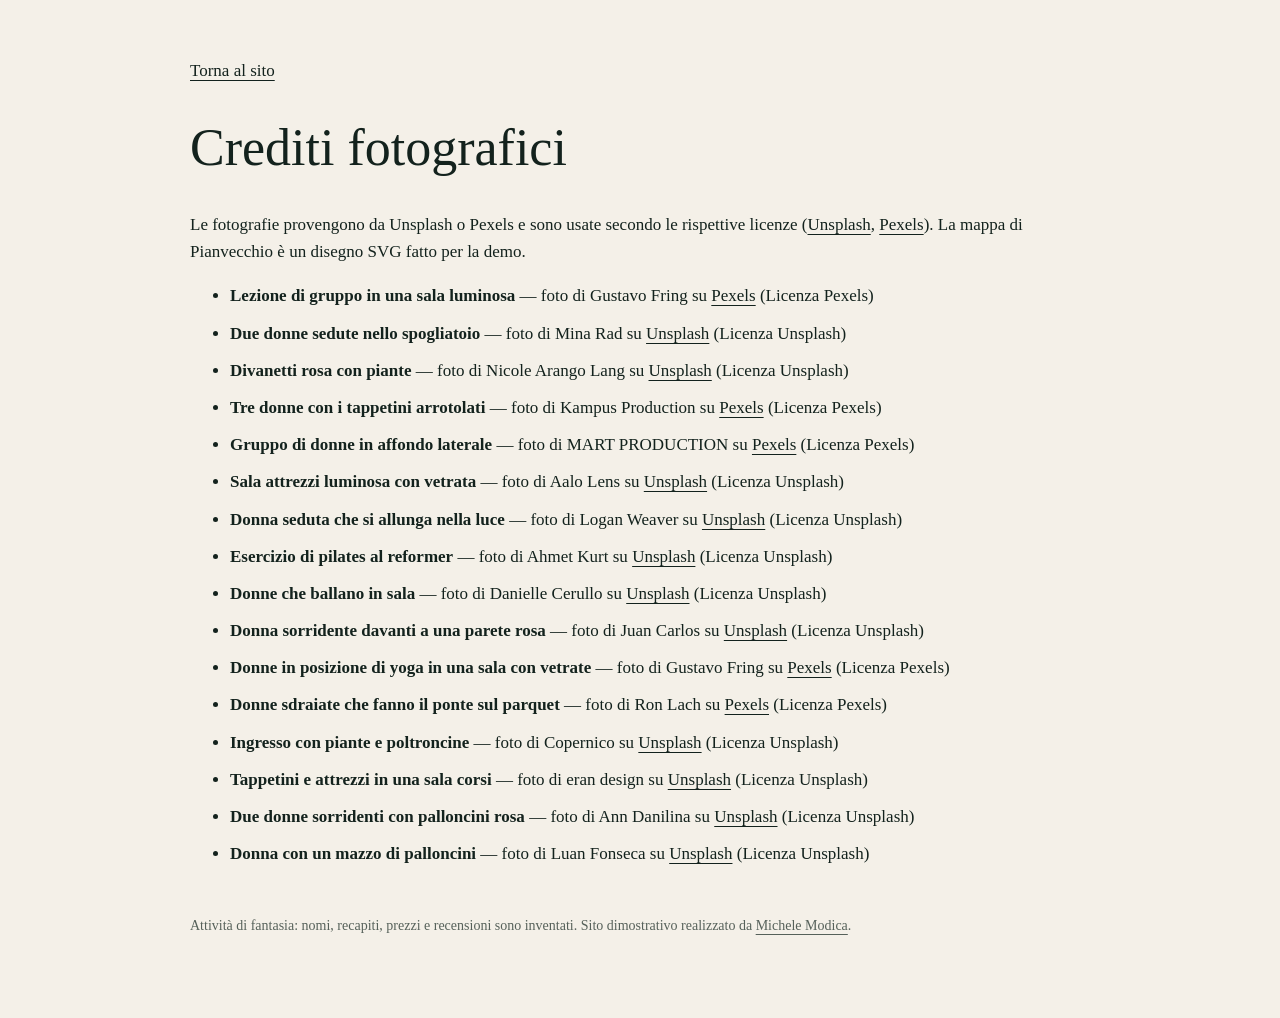
<file: crediti-fotografici.html>
<!doctype html>
<html lang="it"><head><meta charset="utf-8"><meta name="viewport" content="width=device-width, initial-scale=1"><meta name="robots" content="noindex, nofollow">
<title>Crediti fotografici | LIEVE club femminile (demo)</title>
<style>body{margin:0;background:#f4f0e8;color:#13221d;font:17px/1.6 Georgia,serif}main{max-width:900px;margin:auto;padding:40px 20px 80px}h1{font-weight:400;font-size:clamp(32px,5vw,52px);line-height:1.1}li{margin:0 0 10px}a{color:inherit;text-underline-offset:4px}footer{margin-top:48px;font-size:14px;color:#56615a}</style></head>
<body><main><p><a href="./">Torna al sito</a></p><h1>Crediti fotografici</h1>
<p>Le fotografie provengono da Unsplash o Pexels e sono usate secondo le rispettive licenze (<a href="https://unsplash.com/license">Unsplash</a>, <a href="https://www.pexels.com/license/">Pexels</a>). La mappa di Pianvecchio è un disegno SVG fatto per la demo.</p>
<ul><li><strong>Lezione di gruppo in una sala luminosa</strong> — foto di Gustavo Fring su <a href="https://www.pexels.com/photo/women-in-black-leggings-and-red-sports-bra-3984360/">Pexels</a> (Licenza Pexels)</li><li><strong>Due donne sedute nello spogliatoio</strong> — foto di Mina Rad su <a href="https://unsplash.com/photos/AD_ZixJClBo">Unsplash</a> (Licenza Unsplash)</li><li><strong>Divanetti rosa con piante</strong> — foto di Nicole Arango Lang su <a href="https://unsplash.com/photos/L4aLzWelfiY">Unsplash</a> (Licenza Unsplash)</li><li><strong>Tre donne con i tappetini arrotolati</strong> — foto di Kampus Production su <a href="https://www.pexels.com/photo/women-holding-yoga-mats-5992864/">Pexels</a> (Licenza Pexels)</li><li><strong>Gruppo di donne in affondo laterale</strong> — foto di MART PRODUCTION su <a href="https://www.pexels.com/photo/group-of-women-in-black-leggings-and-black-sports-bra-exercising-7894570/">Pexels</a> (Licenza Pexels)</li><li><strong>Sala attrezzi luminosa con vetrata</strong> — foto di Aalo Lens su <a href="https://unsplash.com/photos/asVNiNtSSXE">Unsplash</a> (Licenza Unsplash)</li><li><strong>Donna seduta che si allunga nella luce</strong> — foto di Logan Weaver su <a href="https://unsplash.com/photos/1HhD-gydJWs">Unsplash</a> (Licenza Unsplash)</li><li><strong>Esercizio di pilates al reformer</strong> — foto di Ahmet Kurt su <a href="https://unsplash.com/photos/lriXRISG-m0">Unsplash</a> (Licenza Unsplash)</li><li><strong>Donne che ballano in sala</strong> — foto di Danielle Cerullo su <a href="https://unsplash.com/photos/3ckWUnaCxzc">Unsplash</a> (Licenza Unsplash)</li><li><strong>Donna sorridente davanti a una parete rosa</strong> — foto di Juan Carlos su <a href="https://unsplash.com/photos/novvP4BKoHQ">Unsplash</a> (Licenza Unsplash)</li><li><strong>Donne in posizione di yoga in una sala con vetrate</strong> — foto di Gustavo Fring su <a href="https://www.pexels.com/photo/women-keeping-fit-3984353/">Pexels</a> (Licenza Pexels)</li><li><strong>Donne sdraiate che fanno il ponte sul parquet</strong> — foto di Ron Lach su <a href="https://www.pexels.com/photo/people-working-out-7928341/">Pexels</a> (Licenza Pexels)</li><li><strong>Ingresso con piante e poltroncine</strong> — foto di Copernico su <a href="https://unsplash.com/photos/p_kICQCOM4s">Unsplash</a> (Licenza Unsplash)</li><li><strong>Tappetini e attrezzi in una sala corsi</strong> — foto di eran design su <a href="https://unsplash.com/photos/PS2aiW-YOJI">Unsplash</a> (Licenza Unsplash)</li><li><strong>Due donne sorridenti con palloncini rosa</strong> — foto di Ann Danilina su <a href="https://unsplash.com/photos/DTGcUo9rm0s">Unsplash</a> (Licenza Unsplash)</li><li><strong>Donna con un mazzo di palloncini</strong> — foto di Luan Fonseca su <a href="https://unsplash.com/photos/5eRjQXca4ro">Unsplash</a> (Licenza Unsplash)</li></ul>
<footer>Attività di fantasia: nomi, recapiti, prezzi e recensioni sono inventati. Sito dimostrativo realizzato da <a href="https://www.modicamichele.it">Michele Modica</a>.</footer></main></body></html>
</file>
<file: assets/css/style.css>
/* LIEVE club femminile (demo)
   Palette: cipria, prugna, lampone.  */

@font-face {
  font-family: "Bricolage Grotesque"; font-style: normal; font-weight: 200 800;
  font-display: swap; src: url("../fonts/bricolage-grotesque.woff2") format("woff2");
}
@font-face {
  font-family: "Figtree"; font-style: normal; font-weight: 300 900;
  font-display: swap; src: url("../fonts/figtree.woff2") format("woff2");
}
@font-face {
  font-family: "Figtree"; font-style: italic; font-weight: 300 900;
  font-display: swap; src: url("../fonts/figtree-italic.woff2") format("woff2");
}

:root {
  --perla: #F7F1F0;
  --cipria: #EBCDC8;
  --cipria-2: #DDB1AB;
  --grigio: #DCDDDB;
  --rosa: #C92A63;
  --rosa-2: #A91F51;
  --prugna: #2A1D22;
  --prugna-2: #3A2930;
  --ink: #2A1D22;
  --ink-2: #604F55;
  --on-dark-2: #CDBFC2;

  --display: "Bricolage Grotesque", "Arial Narrow", system-ui, sans-serif;
  --body: "Figtree", system-ui, sans-serif;

  --gutter: clamp(1rem, 0.4rem + 3vw, 3.5rem);
  --space: clamp(5rem, 3rem + 8vw, 10rem);
  --r-lg: clamp(18px, 2vw, 28px);
  --ease-out: cubic-bezier(.22, 1, .36, 1);
}

*, *::before, *::after { box-sizing: border-box; }
html { -webkit-text-size-adjust: 100%; }
html.lenis, html.lenis body { height: auto; }
.lenis.lenis-smooth { scroll-behavior: auto !important; }
.lenis.lenis-stopped { overflow: hidden; }

body {
  margin: 0;
  background: var(--perla);
  color: var(--ink);
  font: 400 1.0625rem/1.6 var(--body);
  -webkit-font-smoothing: antialiased;
  overflow-x: clip;
}
img { display: block; max-width: 100%; height: auto; }
a { color: inherit; }
h1, h2, h3 { margin: 0; font-family: var(--display); font-weight: 800; line-height: .94; letter-spacing: -0.022em; font-optical-sizing: auto; }
p { margin: 0 0 1em; }
p:last-child { margin-bottom: 0; }
figure { margin: 0; }
button { font: inherit; color: inherit; }

:focus-visible { outline: 3px solid var(--rosa); outline-offset: 3px; border-radius: 6px; }
::selection { background: var(--rosa); color: #fff; }

.sr-only { position: absolute; width: 1px; height: 1px; padding: 0; margin: -1px; overflow: hidden; clip: rect(0 0 0 0); white-space: nowrap; border: 0; }
.skip { position: fixed; left: 1rem; top: -5rem; z-index: 200; background: var(--prugna); color: #fff; padding: .7rem 1.1rem; border-radius: 999px; }
.skip:focus { top: 1rem; }

/* ---------- Pill ---------- */
.pill {
  display: inline-flex; align-items: center; justify-content: center; gap: .55rem;
  min-height: 3rem; padding: 0 1.4rem; border-radius: 999px;
  font: 600 .975rem/1 var(--body); text-decoration: none; white-space: nowrap;
  border: 1.5px solid transparent; cursor: pointer;
  transition: background-color .25s, color .25s, border-color .25s, transform .25s var(--ease-out);
}
.pill:active { transform: scale(.97); }
.pill-lg { min-height: 3.6rem; padding: 0 1.9rem; font-size: 1.05rem; }
.pill-block { width: 100%; }
.pill-solid { background: var(--rosa); color: #fff; }
.pill-solid:hover { background: var(--rosa-2); }
.pill-light { background: var(--perla); color: var(--prugna); }
.pill-light:hover { background: var(--cipria); }
.pill-glass { background: rgba(255, 255, 255, .16); color: #fff; border-color: rgba(255, 255, 255, .5); backdrop-filter: blur(8px); }
.pill-glass:hover { background: #fff; color: var(--prugna); }
.pill-line { border-color: currentColor; }
.pill-line:hover { background: var(--prugna); border-color: var(--prugna); color: var(--perla); }
.i { width: 1.2em; height: 1.2em; flex: none; }

/* ---------- Header ---------- */
.site-header {
  position: fixed; inset: 1rem var(--gutter) auto; z-index: 70;
  display: flex; align-items: center; justify-content: space-between; gap: 1rem;
  pointer-events: none;
}
.site-header > * { pointer-events: auto; }
.brand { text-decoration: none;
  display: grid; place-items: center; height: 3.25rem; padding: 0 1.25rem; border-radius: 999px;
  background: rgba(247, 241, 240, .72); backdrop-filter: blur(14px) saturate(1.3);
}
.brand img { width: 108px; }
.header-actions { display: flex; gap: .5rem; align-items: center; }
.menu-btn { box-shadow: 0 0 0 1px rgba(235, 205, 200, .25);
  display: inline-flex; align-items: center; gap: .75rem; height: 3.25rem; padding: 0 .6rem 0 1.3rem;
  border: 0; border-radius: 999px; cursor: pointer;
  background: var(--prugna); color: var(--perla); font-weight: 600;
}
.menu-btn-icon { display: grid; place-content: center; gap: 5px; width: 2.2rem; height: 2.2rem; border-radius: 50%; background: var(--cipria); }
.menu-btn-icon i { display: block; width: 14px; height: 1.5px; background: var(--prugna); transition: transform .35s var(--ease-out); }
.menu-btn[aria-expanded="true"] .menu-btn-icon i:first-child { transform: translateY(3.25px) rotate(45deg); }
.menu-btn[aria-expanded="true"] .menu-btn-icon i:last-child { transform: translateY(-3.25px) rotate(-45deg); }
@media (max-width: 520px) {
  .header-cta { display: none; }
  .brand { padding: 0 1rem; }
  .brand img { width: 92px; }
}

/* ---------- Menu a schermo intero ---------- */
.menu {
  position: fixed; inset: 0; z-index: 65;
  background: var(--prugna); color: var(--perla);
  display: grid; grid-template-rows: 1fr auto;
  padding: 7rem var(--gutter) 2rem;
  clip-path: circle(0 at calc(100% - 3rem) 2.6rem);
  transition: clip-path .7s var(--ease-out);
}
.menu.is-open { clip-path: circle(150% at calc(100% - 3rem) 2.6rem); }
.menu[hidden] { display: none; }
.menu-nav { display: flex; flex-direction: column; justify-content: center; }
.menu-nav a {
  position: relative; text-decoration: none; width: fit-content;
  font: 800 clamp(2.4rem, 1rem + 6vw, 6.5rem)/1.02 var(--display); letter-spacing: -0.04em;
  transition: color .25s;
}
.menu-nav a:hover, .menu-nav a:focus-visible { color: var(--cipria); }
.menu-nav img {
  position: fixed; right: 6vw; top: 50%; width: min(28vw, 420px); aspect-ratio: 4 / 5; object-fit: cover;
  border-radius: var(--r-lg); pointer-events: none;
  opacity: 0; transform: translateY(-46%) rotate(3deg) scale(.94);
  transition: opacity .35s, transform .5s var(--ease-out);
}
.menu-nav a:hover img { opacity: 1; transform: translateY(-50%) rotate(-2deg) scale(1); }
.menu-foot { display: flex; flex-wrap: wrap; justify-content: space-between; align-items: end; gap: 1rem; color: var(--on-dark-2); }
@media (max-width: 800px) { .menu-nav img { display: none; } }

/* ---------- Ingresso: tracciati vettoriali su una superficie grande quanto lo schermo ---------- */
.intro { display: none; }
.intro-pending, .intro-pending body { overflow: hidden; }
.intro-pending .intro {
  display: block; position: fixed; inset: 0; z-index: 110;
  overflow: hidden; color: var(--prugna); background: var(--cipria);
}
.intro.is-opening { background: transparent; }
.intro-svg { position: absolute; inset: 0; width: 100%; height: 100%; overflow: hidden; }
.intro-matte { fill: var(--cipria); }
.intro-wordmark {
  position: absolute; left: 50%; top: 44%; width: min(86vw, 1080px);
  aspect-ratio: 1000 / 230; transform: translate(-50%, -50%); color: var(--prugna);
}
.intro-glyph {
  position: absolute; top: 0; height: 100%; overflow: visible; fill: currentColor;
  opacity: .18; will-change: transform, opacity;
}
.intro-caption {
  position: absolute; inset: auto var(--gutter) clamp(5.5rem, 12svh, 8rem);
  text-align: center; pointer-events: none;
}
.intro-caption > p:first-child { font-size: 1rem; font-weight: 600; margin-bottom: .7rem; }
.intro-caption > p:first-child span { margin-left: 1.25rem; }
.intro-status { font-size: .9rem; color: var(--ink-2); }
.intro-skip {
  position: absolute; right: var(--gutter); bottom: max(1.5rem, env(safe-area-inset-bottom));
  min-height: 44px; padding: .5rem .25rem .5rem 1rem;
  border: 0; background: transparent; cursor: pointer; font-size: .95rem;
}
.intro-skip span { margin-left: .75rem; }
.intro-skip:hover { text-decoration: underline; text-underline-offset: .25em; }
.intro-pending .hero-content { opacity: 0; }
@media (prefers-reduced-motion: reduce) { .intro-pending .intro { display: none; } }

/* ---------- Hero ---------- */
.hero { position: relative; }
.hero-stage { position: relative; height: 100vh; height: 100svh; min-height: 560px; overflow: hidden; background: var(--prugna); }
.hero-media, .hero-media img { position: absolute; inset: 0; width: 100%; height: 100%; }
.hero-media img { object-fit: cover; object-position: 60% 30%; }
.hero-scrim { position: absolute; inset: 0; background: linear-gradient(180deg, rgba(42, 29, 34, .15) 0%, rgba(42, 29, 34, 0) 35%, rgba(42, 29, 34, .78) 100%); }
.hero-content {
  position: absolute; inset: 0; z-index: 1;
  display: flex; flex-direction: column; justify-content: flex-end; gap: 2rem;
  padding: 7rem var(--gutter) clamp(2rem, 5vh, 3.5rem);
  color: #fff;
}
.hero h1 { font-size: clamp(3rem, 1rem + 7.6vw, 9rem); letter-spacing: -0.028em; line-height: .88; }
.hero-bottom { display: flex; flex-wrap: wrap; justify-content: space-between; align-items: end; gap: 1.5rem 3rem; }
.hero-bottom p { max-width: 30rem; font-size: 1.15rem; color: rgba(255, 255, 255, .9); margin: 0; }
.hero-ctas { display: flex; flex-wrap: wrap; gap: .6rem; }

@media (max-width: 520px) {
  .hero-content { gap: 1.5rem; padding-bottom: 2rem; }
  .hero-bottom { gap: 1.25rem; }
  .hero-bottom p { font-size: 1.05rem; }
  .hero-ctas { width: 100%; }
  .hero-ctas .pill { width: 100%; }
}
@media (max-height: 600px) and (min-width: 700px) {
  .hero h1 { font-size: clamp(2.8rem, 9vh, 4.5rem); }
  .hero-content { gap: 1.25rem; }
}

/* ---------- Nastro ---------- */
.ribbon { background: var(--prugna); color: var(--cipria); overflow: hidden; padding-block: clamp(1.2rem, 2.5vw, 2rem); }
.ribbon-track { display: flex; align-items: center; width: max-content; }
.ribbon-track > * { margin-right: clamp(1.25rem, 2.5vw, 2.5rem); }
.ribbon span { font: 800 clamp(2.2rem, 1rem + 4.5vw, 5.5rem)/1 var(--display); letter-spacing: -0.025em; white-space: nowrap; }
.ribbon svg { width: clamp(2.4rem, 4vw, 4.5rem); height: auto; aspect-ratio: 4 / 3; color: var(--rosa); flex: none; }

/* ---------- Manifesto ---------- */
.manifesto { position: relative; padding: calc(var(--space) * 1.3) var(--gutter) var(--space); overflow: hidden; }
.manifesto-text {
  position: relative; z-index: 1;
  max-width: 19ch; margin: 0 auto;
  font: 500 clamp(1.9rem, 1rem + 3.3vw, 4.1rem)/1.08 var(--display); letter-spacing: -0.022em;
  text-align: center;
}
.manifesto-text .w { opacity: .14; transition: opacity .2s; }
.float { position: absolute; z-index: 0; width: clamp(130px, 15vw, 250px); }
.float img { border-radius: var(--r-lg); aspect-ratio: 4 / 5; object-fit: cover; box-shadow: 0 30px 60px -30px rgba(42, 29, 34, .45); }
.float-a { left: 3vw; top: 7%; transform: rotate(-5deg); }
.float-b { right: 3vw; top: 22%; transform: rotate(4deg); }
.float-c { left: 6vw; top: 44%; width: clamp(110px, 12vw, 200px); transform: rotate(3deg); }
.facts {
  list-style: none; margin: calc(var(--space) * .9) auto 0; padding: 0; max-width: 1200px;
  display: grid; grid-template-columns: repeat(4, 1fr); gap: var(--gutter);
  position: relative; z-index: 1;
}
.facts li { border-top: 1.5px solid var(--prugna); padding-top: 1rem; }
.facts b { display: block; font: 800 clamp(3rem, 1.5rem + 5vw, 6.5rem)/1 var(--display); letter-spacing: -0.05em; color: var(--rosa); }
.facts span { color: var(--ink-2); }
@media (max-width: 900px) {
  .float { position: relative; display: inline-block; width: 42%; inset: auto; margin: 0 2% 2rem; }
  .float-c { display: none; }
  .manifesto { text-align: center; }
  .facts { grid-template-columns: 1fr 1fr; row-gap: 2rem; text-align: left; }
}

/* ---------- Metodo ---------- */
.method { background: var(--prugna); color: var(--perla); padding-bottom: var(--space); }
.js .method-scroll { height: 260vh; height: 260svh; }
.js .method-pin { position: sticky; top: 0; height: 100vh; height: 100svh; min-height: 0; overflow: hidden; }
.no-motion .method-scroll { height: auto; }
.no-motion .method-pin { position: static; height: auto; min-height: 100svh; }
.method-pin {
  min-height: 100vh; min-height: 100svh;
  display: grid; grid-template-columns: 1fr 1fr; align-items: center; gap: var(--gutter);
  padding: 7rem var(--gutter) 3rem;
}
.method-clock { position: relative; width: min(42vw, 70vh, 640px); aspect-ratio: 1; justify-self: center; }
.ring { width: 100%; height: 100%; transform: rotate(-90deg); }
.ring-bg { fill: none; stroke: rgba(235, 205, 200, .14); stroke-width: 9; }
.ring-fg { fill: none; stroke: var(--cipria); stroke-width: 9; stroke-linecap: round; stroke-dasharray: 100; stroke-dashoffset: 0; }
.js .ring-fg { stroke-dashoffset: 100; }
.clock-read { position: absolute; inset: 0; display: grid; place-content: center; text-align: center; }
.clock-time { font: 800 clamp(3.2rem, 1rem + 7vw, 8.5rem)/1 var(--display); letter-spacing: -0.04em; font-variant-numeric: tabular-nums; }
.clock-label { margin-top: .5rem; color: var(--on-dark-2); }
.method-copy h2 { font-size: clamp(2.8rem, 1rem + 5vw, 6rem); color: var(--cipria); }
.method-lead { margin: 1.5rem 0 2.5rem; font-size: 1.2rem; color: var(--on-dark-2); max-width: 32rem; }
.method-steps { list-style: none; margin: 0; padding: 0; counter-reset: s; display: grid; gap: 1.4rem; max-width: 34rem; }
.method-steps li { counter-increment: s; display: grid; grid-template-columns: 2.5rem 1fr; column-gap: 1rem; transition: opacity .4s; }
.js .method-steps li { opacity: .28; }
.js .method-steps li.is-on { opacity: 1; }
.method-steps li::before {
  content: counter(s); grid-row: span 2; display: grid; place-items: center;
  width: 2.5rem; height: 2.5rem; border-radius: 50%; border: 1.5px solid var(--cipria);
  font: 700 1rem/1 var(--display); color: var(--cipria); transition: background-color .4s, color .4s;
}
.method-steps li.is-on::before { background: var(--cipria); color: var(--prugna); }
.method-steps b { font: 700 1.35rem/1.2 var(--display); letter-spacing: -0.02em; }
.method-steps span { color: var(--on-dark-2); }
@media (max-width: 900px) {
  .method-pin { grid-template-columns: 1fr; align-content: center; gap: 1.25rem; padding-top: 5.5rem; padding-bottom: 1.5rem; }
  .method-clock { width: min(62vw, 32vh); }
  .method-lead { font-size: 1rem; margin: .75rem 0 1.25rem; }
  .method-steps { gap: .7rem; }
  .js:not(.no-motion) .method-steps span { display: none; }
  .method-steps b { font-size: 1.1rem; }
  .method-steps li::before { width: 2rem; height: 2rem; }
  .method-steps li { grid-template-columns: 2rem 1fr; align-items: center; }
}

/* turni */
.slots {
  margin: 0 var(--gutter); padding: clamp(1.5rem, 4vw, 3.5rem);
  background: var(--prugna-2); border-radius: var(--r-lg);
}
.slots-head { display: grid; grid-template-columns: 1fr 1.2fr; gap: 1rem var(--gutter); align-items: end; margin-bottom: 2rem; }
.slots-head h3 { font-size: clamp(2rem, 1rem + 3vw, 3.6rem); color: var(--cipria); }
.slots-head p { color: var(--on-dark-2); max-width: 34rem; }
.slots-days { display: flex; flex-wrap: wrap; gap: .5rem; margin-bottom: 1rem; }
.chip {
  min-height: 2.75rem; padding: .55rem 1.1rem; border-radius: 999px; cursor: pointer;
  border: 1.5px solid rgba(235, 205, 200, .3); background: transparent; color: var(--perla);
  font: 500 .95rem/1 var(--body); font-variant-numeric: tabular-nums;
  transition: background-color .2s, border-color .2s, color .2s;
}
.chip:hover { border-color: var(--cipria); }
.slots-days .chip[aria-checked="true"] { background: var(--cipria); border-color: var(--cipria); color: var(--prugna); font-weight: 600; }
.slots-grid { display: grid; grid-template-columns: repeat(auto-fill, minmax(5rem, 1fr)); gap: .5rem; }
.slots-grid .chip[aria-checked="true"] { background: var(--rosa); border-color: var(--rosa); color: #fff; }
.slots-foot { display: flex; flex-wrap: wrap; justify-content: space-between; align-items: center; gap: 1rem 2rem; margin-top: 2rem; padding-top: 1.5rem; border-top: 1px solid rgba(235, 205, 200, .18); }
.slots-pick { margin: 0; font: 700 clamp(1.3rem, 1rem + 1vw, 1.9rem)/1.1 var(--display); letter-spacing: -0.02em; }
.slots-foot .pill[aria-disabled="true"] { opacity: .4; pointer-events: none; }
@media (max-width: 800px) { .slots-head { grid-template-columns: 1fr; } }

/* ---------- Corsi ---------- */
.courses { background: var(--perla); }
.courses-intro {
  display: grid; grid-template-columns: 1fr 1fr; gap: 2rem var(--gutter); align-items: end;
  padding: var(--space) var(--gutter) clamp(2.5rem, 5vw, 4.5rem);
}
.courses-intro h2 { font-size: clamp(3rem, 1rem + 6.5vw, 8rem); }
.quiz p { font: 700 1.4rem/1.2 var(--display); margin-bottom: 1rem; }
.quiz-chips { display: flex; flex-wrap: wrap; gap: .5rem; }
.quiz-chips button {
  min-height: 2.9rem; padding: .6rem 1.2rem; border-radius: 999px; cursor: pointer;
  border: 1.5px solid var(--prugna); background: transparent; font-weight: 500;
  transition: background-color .2s, color .2s;
}
.quiz-chips button:hover, .quiz-chips button[aria-pressed="true"] { background: var(--prugna); color: var(--perla); }

.courses-pin { position: relative; }
.courses-track { display: flex; flex-direction: column; }
.course {
  --bg: var(--cipria); --fg: var(--prugna); --accent: var(--rosa);
  background: var(--bg); color: var(--fg);
  padding: clamp(3rem, 6vw, 5rem) var(--gutter);
  display: flex; flex-direction: column; justify-content: space-between; gap: 2rem;
}
.c2 { --bg: var(--prugna); --fg: var(--perla); --accent: var(--cipria); }
.c3 { --bg: var(--grigio); }
.c4 { --bg: var(--cipria-2); }
.c5 { --bg: var(--rosa); --fg: #fff; --accent: #fff; }
.c1, .c3, .c4 { --accent: #8F1A45; }
.course-name {
  font-weight: 200; font-size: clamp(3.2rem, 0.5rem + 10.5vw, 13rem);
  letter-spacing: .08em; line-height: .85; white-space: nowrap;
}
.course-grid { display: grid; grid-template-columns: minmax(0, 1fr) minmax(0, 1.3fr); gap: var(--gutter); align-items: end; }
.course-info { max-width: 30rem; }
.course-payoff { font: 700 clamp(1.5rem, 1rem + 1.4vw, 2.3rem)/1.05 var(--display); letter-spacing: -0.03em; color: var(--accent); margin-bottom: .9rem; }
.course-info > p:not(.course-payoff) { font-size: 1.1rem; opacity: .85; }
.c5 .course-info > p:not(.course-payoff), .c5 .course-meta dt { opacity: 1; }
.course-meta { display: flex; flex-wrap: wrap; gap: 1.25rem 2.5rem; margin: 1.75rem 0 0; }
.course-meta dt { font-size: .85rem; opacity: .85; }
.course-meta dd { margin: .25rem 0 0; display: flex; align-items: center; gap: .6rem; font-weight: 600; }
.meter { display: inline-grid; grid-template-columns: repeat(3, 10px); gap: 3px; }
.meter::before, .meter::after, .meter { --c: currentColor; }
.meter { width: 36px; height: 10px; background:
  linear-gradient(90deg, var(--c) 0 10px, transparent 10px 13px, var(--c) 13px 23px, transparent 23px 26px, var(--c) 26px 36px);
  -webkit-mask: linear-gradient(90deg, #000 0 calc(var(--v) * 12px), rgba(0,0,0,.25) calc(var(--v) * 12px));
          mask: linear-gradient(90deg, #000 0 calc(var(--v) * 12px), rgba(0,0,0,.25) calc(var(--v) * 12px));
  border-radius: 2px;
}
.course-photo { border-radius: var(--r-lg); overflow: hidden; }
.course-photo img { width: 100%; height: clamp(240px, 46vh, 520px); object-fit: cover; }
.courses-progress { display: none; }

@media (min-width: 901px) {
  .js:not(.no-motion) .courses-pin { height: 100vh; height: 100svh; overflow: hidden; }
  .js:not(.no-motion) .courses-track { flex-direction: row; height: 100%; width: max-content; }
  .js:not(.no-motion) .course { width: min(88vw, 1500px); height: 100%; padding-top: 7.5rem; flex: none; }
  .js:not(.no-motion) .courses-progress { display: block; position: absolute; left: var(--gutter); right: var(--gutter); bottom: 1.5rem; height: 3px; border-radius: 3px; background: rgba(42, 29, 34, .15); }
  .js:not(.no-motion) .courses-progress span { display: block; height: 100%; border-radius: inherit; background: var(--prugna); transform-origin: left; transform: scaleX(0); }
}
@media (max-width: 900px) {
  .courses-intro { grid-template-columns: 1fr; }
  .course-grid { grid-template-columns: 1fr; }
  .course-name { font-size: clamp(2.4rem, 11vw, 6rem); letter-spacing: .05em; }
}

/* ---------- Fondatrice ---------- */
.founder { padding-top: var(--space); background: var(--perla); }
.founder-grid { display: grid; grid-template-columns: 1.15fr 1fr; gap: var(--gutter); align-items: center; padding-inline: var(--gutter); }
.founder-photo { border-radius: var(--r-lg); overflow: hidden; }
.founder-photo img { width: 100%; aspect-ratio: 4 / 3.4; object-fit: cover; object-position: 62% center; }
.founder-kicker { color: var(--rosa); font-weight: 600; margin-bottom: .75rem; }
.founder-copy h2 { font-size: clamp(3rem, 1rem + 6vw, 7.5rem); margin-bottom: 1.75rem; }
.founder-copy > p { color: var(--ink-2); max-width: 32rem; font-size: 1.1rem; }
.founder-quote { margin: 2.5rem 0 0; padding: 0; max-width: 32rem; }
.founder-quote svg { width: 3rem; height: 2.25rem; color: var(--rosa); margin-bottom: .75rem; }
.founder-quote p { font: 600 clamp(1.5rem, 1rem + 1.4vw, 2.2rem)/1.15 var(--display); letter-spacing: -0.025em; }

.team { position: relative; margin-top: var(--space); height: 115vh; overflow: hidden; }
.team-img { position: absolute; inset: 0; }
.team-img img { width: 100%; height: 100%; object-fit: cover; object-position: center 40%; }
.team::after { content: ""; position: absolute; inset: 0; background: linear-gradient(180deg, transparent 50%, rgba(42, 29, 34, .8)); }
.team figcaption {
  position: absolute; z-index: 1; left: var(--gutter); right: var(--gutter); bottom: clamp(2rem, 6vh, 4rem);
  display: flex; flex-wrap: wrap; justify-content: space-between; align-items: end; gap: 1rem 3rem; color: #fff;
}
.team-title { font: 800 clamp(4rem, 1rem + 12vw, 15rem)/.8 var(--display); letter-spacing: -0.05em; }
.team figcaption span:last-child { max-width: 24rem; font-size: 1.1rem; }
@media (max-width: 900px) {
  .founder-grid { grid-template-columns: 1fr; }
  .team { height: 80vh; }
}

/* ---------- Recensioni ---------- */
.voices { background: var(--cipria); padding-block: var(--space); overflow: hidden; }
.voices-head { display: flex; flex-wrap: wrap; justify-content: space-between; align-items: end; gap: 1rem 2rem; padding-inline: var(--gutter); margin-bottom: clamp(2.5rem, 5vw, 4rem); }
.voices-head h2 { font-size: clamp(2.6rem, 1rem + 5vw, 6.5rem); max-width: 12ch; }
.voices-head p { margin: 0; font-weight: 600; }
.stars { color: var(--rosa-2); letter-spacing: .15em; margin-right: .4rem; }
.voices-rows { display: grid; gap: 1rem; }
.voices-row { display: flex; width: max-content; }
.vcard {
  width: clamp(280px, 30vw, 440px); flex: none; margin-right: 1rem;
  background: var(--perla); border-radius: var(--r-lg); padding: clamp(1.4rem, 2vw, 2rem);
  display: flex; flex-direction: column; justify-content: space-between; gap: 1.5rem;
}
.vcard blockquote { margin: 0; font: 500 clamp(1.1rem, .9rem + .5vw, 1.35rem)/1.35 var(--display); letter-spacing: -0.01em; }
.vcard figcaption { font-weight: 600; color: var(--rosa-2); }
@media (prefers-reduced-motion: no-preference) {
  .js .voices-row { animation: marquee var(--dur, 70s) linear infinite; }
  .js .voices-row[data-marquee="right"] { animation-direction: reverse; }
  .js .voices-rows:hover .voices-row { animation-play-state: paused; }
}
@media (prefers-reduced-motion: reduce) {
  .voices-row { width: auto; flex-wrap: wrap; padding-inline: var(--gutter); }
}
@keyframes marquee { to { transform: translateX(-50%); } }

/* ---------- Galleria ---------- */
.inside { position: relative; padding: var(--space) var(--gutter); }
.inside-title { font-size: clamp(3.5rem, 1rem + 10vw, 13rem); color: var(--prugna); margin-bottom: clamp(2rem, 4vw, 3rem); }
.inside-grid { display: grid; grid-template-columns: repeat(12, 1fr); gap: var(--gutter); align-items: start; }
.g img { width: 100%; border-radius: var(--r-lg); object-fit: cover; }
.g1 { grid-column: 1 / 8; }
.g1 img { aspect-ratio: 3 / 2; }
.g2 { grid-column: 9 / 13; margin-top: -40%; }
.g2 img { aspect-ratio: 3 / 4.4; }
.g3 { grid-column: 2 / 7; }
.g3 img { aspect-ratio: 3 / 2; }
.g4 { grid-column: 8 / 11; margin-top: 18%; }
.g4 img { aspect-ratio: 2 / 3; }
.g5 { grid-column: 11 / 13; margin-top: 45%; }
.g5 img { aspect-ratio: 2 / 3; }
@media (max-width: 900px) {
  .inside-grid { grid-template-columns: 1fr 1fr; }
  .g1, .g3 { grid-column: 1 / -1; }
  .g2, .g4, .g5 { grid-column: auto; margin-top: 0; }
}

/* ---------- PASS ---------- */
.pass { background: var(--prugna); color: var(--perla); padding: var(--space) var(--gutter); overflow: hidden; }
.pass-head { margin-bottom: clamp(3rem, 6vw, 5rem); }
.pass-intro { max-width: 42rem; font-size: clamp(1.1rem, 1rem + .5vw, 1.4rem); color: var(--on-dark-2); margin-top: 1.5rem; }
.pass h2 { font-size: clamp(2.8rem, 1rem + 6vw, 7.5rem); }
.pass-grid { display: grid; grid-template-columns: 1.1fr 1fr; gap: clamp(3rem, 6vw, 6rem); align-items: start; }
.pass-card-wrap { perspective: 1400px; position: sticky; top: 7rem; }
.pass-card {
  --mx: 50%; --my: 30%;
  position: relative; overflow: hidden;
  aspect-ratio: 1.586; width: 100%; max-width: 620px;
  padding: clamp(1.25rem, 3vw, 2.25rem);
  border-radius: clamp(18px, 2.4vw, 30px);
  background: linear-gradient(135deg, #FBEAE6 0%, var(--cipria) 45%, var(--cipria-2) 100%);
  color: var(--prugna);
  display: grid; grid-template-rows: auto 1fr auto auto; gap: .5rem;
  box-shadow: 0 50px 90px -40px rgba(0, 0, 0, .7), inset 0 1px 0 rgba(255, 255, 255, .6);
  transform-style: preserve-3d; will-change: transform;
}
.pass-card::before, .pass-card::after {
  content: ""; position: absolute; top: 58%; width: 34px; height: 34px; border-radius: 50%; background: var(--prugna);
}
.pass-card::before { left: -17px; }
.pass-card::after { right: -17px; }
.pc-sheen {
  position: absolute; inset: 0; pointer-events: none; mix-blend-mode: soft-light;
  background:
    radial-gradient(circle at var(--mx) var(--my), rgba(255, 255, 255, .9), transparent 45%),
    conic-gradient(from 120deg at var(--mx) var(--my), #ffd6e7, #d7f0ff, #fff3c9, #ffd6e7);
  opacity: .55;
}
.pc-top { display: flex; justify-content: space-between; align-items: start; }
.pc-top img { width: clamp(90px, 12vw, 150px); }
.pc-price { font: 800 clamp(1.6rem, 1rem + 2vw, 2.6rem)/1 var(--display); letter-spacing: -0.04em; }
.pc-title { margin: 0; align-self: center; font: 800 clamp(2rem, 1rem + 3.6vw, 4rem)/.85 var(--display); letter-spacing: -0.045em; }
.pc-rows { display: grid; grid-template-columns: 1fr 1fr; gap: 1rem; border-top: 1.5px dashed rgba(42, 29, 34, .35); padding-top: .9rem; }
.pc-rows span { display: block; font-size: .78rem; opacity: .85; }
.pc-rows b { font: 700 clamp(.95rem, .8rem + .6vw, 1.3rem)/1.15 var(--display); letter-spacing: -0.01em; overflow-wrap: anywhere; }
.pc-foot { display: flex; justify-content: space-between; align-items: end; gap: 1rem; font-size: .75rem; opacity: .8; }
.pc-code { width: 30%; height: 1.6rem; flex: none; background: repeating-linear-gradient(90deg, var(--prugna) 0 2px, transparent 2px 4px, var(--prugna) 4px 5px, transparent 5px 8px, var(--prugna) 8px 11px, transparent 11px 13px); opacity: .8; }
.pass-note { margin-top: 1.5rem; color: var(--on-dark-2); }

.pass-list { list-style: none; padding: 0; margin: 0 0 2.25rem; display: grid; grid-template-columns: 1fr 1fr; gap: .9rem 1.5rem; }
.pass-list li { position: relative; padding-left: 1.75rem; font-weight: 500; }
.pass-list li::before { content: ""; position: absolute; left: 0; top: .45em; width: 1rem; height: .55rem; border-left: 2px solid var(--cipria); border-bottom: 2px solid var(--cipria); transform: rotate(-45deg); }
.field { margin-bottom: 1rem; }
.field-row { display: grid; grid-template-columns: 1fr 1fr; gap: 1rem; }
.field label { display: block; font-weight: 600; margin-bottom: .45rem; }
.optional { font-weight: 400; color: var(--on-dark-2); }
.field input, .field textarea {
  width: 100%; min-height: 3.4rem; padding: .85rem 1.1rem; border-radius: 16px;
  border: 1.5px solid rgba(235, 205, 200, .22); background: var(--prugna-2); color: var(--perla);
  font: 400 1rem/1.4 var(--body); color-scheme: dark;
  transition: border-color .2s, box-shadow .2s;
}
.field textarea { resize: vertical; min-height: 5rem; }
.field input::placeholder, .field textarea::placeholder { color: #B6A3AB; }
.field input:hover, .field textarea:hover { border-color: rgba(235, 205, 200, .5); }
.field input:focus-visible, .field textarea:focus-visible { outline: none; border-color: var(--cipria); box-shadow: 0 0 0 4px rgba(235, 205, 200, .18); }
.field [aria-invalid="true"] { border-color: #FF8FAF; }
.check { display: grid; grid-template-columns: auto 1fr; gap: .75rem; margin: 1.25rem 0; color: var(--on-dark-2); font-size: .95rem; }
.check input { width: 1.25rem; height: 1.25rem; margin: .15rem 0 0; accent-color: var(--rosa); }
.check a { color: var(--cipria); }
.form-error { color: #FF9FBB; font-weight: 500; }
.form-help { color: var(--on-dark-2); font-size: .9rem; margin-top: 1rem; }
.pass-question { display: inline-block; color: var(--cipria); margin-top: .75rem; text-underline-offset: .25em; }
@media (max-width: 900px) {
  .pass-grid { grid-template-columns: 1fr; }
  .pass-card-wrap { position: relative; top: 0; }
}
@media (max-width: 520px) {
  .pass-list, .field-row { grid-template-columns: 1fr; }
  .pc-foot span { display: none; }
  .pass-card { aspect-ratio: auto; min-height: 250px; }
  .pass-card::before, .pass-card::after { display: none; }
}

/* ---------- FAQ ---------- */
.faq { display: grid; grid-template-columns: 1fr 1.6fr; gap: 2rem var(--gutter); padding: var(--space) var(--gutter); }
.faq h2 { font-size: clamp(2.8rem, 1rem + 5vw, 6.5rem); }
.faq-list { border-top: 1.5px solid var(--prugna); }
.faq details { border-bottom: 1px solid rgba(42, 29, 34, .18); }
.faq summary {
  list-style: none; cursor: pointer; display: flex; justify-content: space-between; align-items: center; gap: 1.5rem;
  padding: 1.5rem 0; font: 600 clamp(1.2rem, 1rem + .8vw, 1.7rem)/1.2 var(--display); letter-spacing: -0.02em;
}
.faq summary::-webkit-details-marker { display: none; }
.faq summary::after {
  content: ""; flex: none; width: 2.5rem; height: 2.5rem; border-radius: 50%;
  background:
    linear-gradient(var(--prugna), var(--prugna)) center / 14px 2px no-repeat,
    linear-gradient(var(--prugna), var(--prugna)) center / 2px 14px no-repeat,
    var(--cipria);
  transition: transform .35s var(--ease-out), background-color .2s;
}
.faq details[open] summary::after { transform: rotate(135deg); }
.faq details p { padding-bottom: 1.5rem; max-width: 40rem; color: var(--ink-2); font-size: 1.1rem; }
@media (max-width: 900px) { .faq { grid-template-columns: 1fr; } }

/* ---------- Contatti ---------- */
.visit { background: var(--cipria); padding: var(--space) var(--gutter); display: grid; grid-template-columns: 1fr 1.25fr; gap: clamp(2.5rem, 5vw, 5rem); align-items: center; }
.visit h2 { font-size: clamp(2.8rem, 1rem + 5vw, 6.5rem); }
.visit-list { margin: 2.5rem 0; display: grid; gap: 1.5rem; }
.visit-list dt { font-size: .9rem; color: var(--ink-2); }
.visit-list dd { margin: .2rem 0 0; font: 600 clamp(1.25rem, 1rem + .8vw, 1.7rem)/1.2 var(--display); letter-spacing: -0.02em; }
.visit-list a { text-decoration-color: var(--rosa); text-underline-offset: .2em; }
.visit-ctas { display: flex; flex-wrap: wrap; gap: .6rem; }
.visit-map { position: relative; display: block; border-radius: var(--r-lg); overflow: hidden; box-shadow: 0 40px 80px -40px rgba(42, 29, 34, .5); }
.visit-map img { width: 100%; filter: saturate(.55) contrast(1.05); transition: transform .8s var(--ease-out); }
.visit-map:hover img { transform: scale(1.04); }
.map-pin {
  position: absolute; left: 40.5%; top: 51%; transform: translate(-50%, -50%);
  width: 4rem; height: 4rem; border-radius: 50%; background: var(--rosa); color: #fff;
  display: grid; place-items: center; box-shadow: 0 0 0 0 rgba(201, 42, 99, .5);
  animation: pulse 2.2s infinite;
}
.map-pin svg { width: 2rem; height: 1.5rem; }
@keyframes pulse { 70% { box-shadow: 0 0 0 22px rgba(201, 42, 99, 0); } 100% { box-shadow: 0 0 0 0 rgba(201, 42, 99, 0); } }
@media (prefers-reduced-motion: reduce) { .map-pin { animation: none; } }
@media (max-width: 900px) { .visit { grid-template-columns: 1fr; } }

/* ---------- Footer ---------- */
.footer { background: var(--prugna); color: var(--on-dark-2); padding: clamp(3rem, 6vw, 5rem) var(--gutter) 7rem; overflow: hidden; }
.footer-word {
  margin: 0 0 clamp(2rem, 4vw, 3rem); text-align: center; color: var(--cipria);
  font: 200 clamp(5rem, 24vw, 26rem)/.8 var(--display); letter-spacing: .14em; margin-right: -.14em;
}
.footer-row { display: grid; grid-template-columns: 1fr auto 1fr; gap: 1.5rem 3rem; align-items: end; font-size: .95rem; }
.footer-row > p:last-child { text-align: right; }
.footer nav { display: flex; flex-wrap: wrap; gap: .5rem 1.5rem; }
.footer a { color: var(--perla); }
.demo-credit { color: var(--cipria); }
@media (max-width: 800px) {
  .footer-row { grid-template-columns: 1fr; }
  .footer-row > p:last-child { text-align: left; }
}

/* ---------- Dock ---------- */
.dock {
  position: fixed; z-index: 60; right: var(--gutter); bottom: 1rem;
  display: flex; gap: .4rem; padding: .4rem; border-radius: 999px;
  background: rgba(42, 29, 34, .88); backdrop-filter: blur(12px);
  box-shadow: 0 20px 40px -20px rgba(0, 0, 0, .6);
  transform: translateY(150%); transition: transform .6s var(--ease-out);
}
.dock.is-on { transform: none; }
.dock a { text-decoration: none; }
.dock-pass {
  display: flex; align-items: center; gap: .8rem; height: 3.1rem; padding: 0 .5rem 0 1.25rem; border-radius: 999px;
  color: var(--perla); font-weight: 600;
}
.dock-pass b { display: grid; place-items: center; height: 2.3rem; padding: 0 .9rem; border-radius: 999px; background: var(--cipria); color: var(--prugna); font: 800 1rem/1 var(--display); }
.dock-wa { display: grid; place-items: center; width: 3.1rem; height: 3.1rem; border-radius: 50%; background: var(--rosa); color: #fff; }
.dock-wa svg { width: 1.45rem; height: 1.45rem; }
@media (max-width: 520px) { .dock { left: 1rem; right: 1rem; justify-content: space-between; } }

/* ---------- Senza animazioni (riduci movimento o librerie non caricate) ---------- */
.no-motion .method-steps li { opacity: 1 !important; }
.no-motion .ring-fg { stroke-dashoffset: 0 !important; }
.no-motion .voices-row { animation: none !important; width: auto; flex-wrap: wrap; row-gap: 1rem; padding-inline: var(--gutter); }
.no-motion .dock { transform: none; }

/* ---------- Demo: marchio testuale, finestra di invio simulato, avviso ---------- */
.brand-word { text-decoration: none; display: flex; align-items: baseline; gap: .45rem; color: var(--prugna); font: 800 1.45rem/1 var(--display); letter-spacing: .06em; }
.brand-word small { font: 600 .62rem/1 var(--body, "Figtree"), sans-serif; letter-spacing: .12em; text-transform: uppercase; color: var(--rosa); }
@media (max-width: 520px) { .brand-word { font-size: 1.25rem; } .brand-word small { display: none; } }
.pc-word { font: 800 clamp(1.4rem, 1rem + 1.4vw, 2.2rem)/1 var(--display); letter-spacing: .06em; color: var(--rosa); }
.demo-dialog { max-width: min(92vw, 30rem); border: 0; border-radius: var(--r-lg); padding: clamp(1.4rem, 3vw, 2.2rem); background: var(--perla); color: var(--prugna); box-shadow: 0 40px 80px -30px rgba(0, 0, 0, .5); }
.demo-dialog::backdrop { background: rgba(42, 29, 34, .55); }
.demo-dialog h2 { font-size: clamp(1.6rem, 1.2rem + 1.5vw, 2.2rem); margin-bottom: .8rem; }
.demo-dialog pre { white-space: pre-wrap; font: 500 1rem/1.5 "Figtree", sans-serif; background: #fff; border-radius: 14px; padding: 1rem; margin: 1rem 0; }
.demo-dialog .pill { margin-top: .4rem; }
.vcard .demo-tag { display: block; margin-top: .25rem; font-weight: 500; font-size: .8rem; color: var(--prugna); opacity: .7; }
.demo-note { margin-top: 1.5rem; color: var(--cipria); }
.demo-note a { text-decoration: underline; text-underline-offset: .2em; }
</file>
